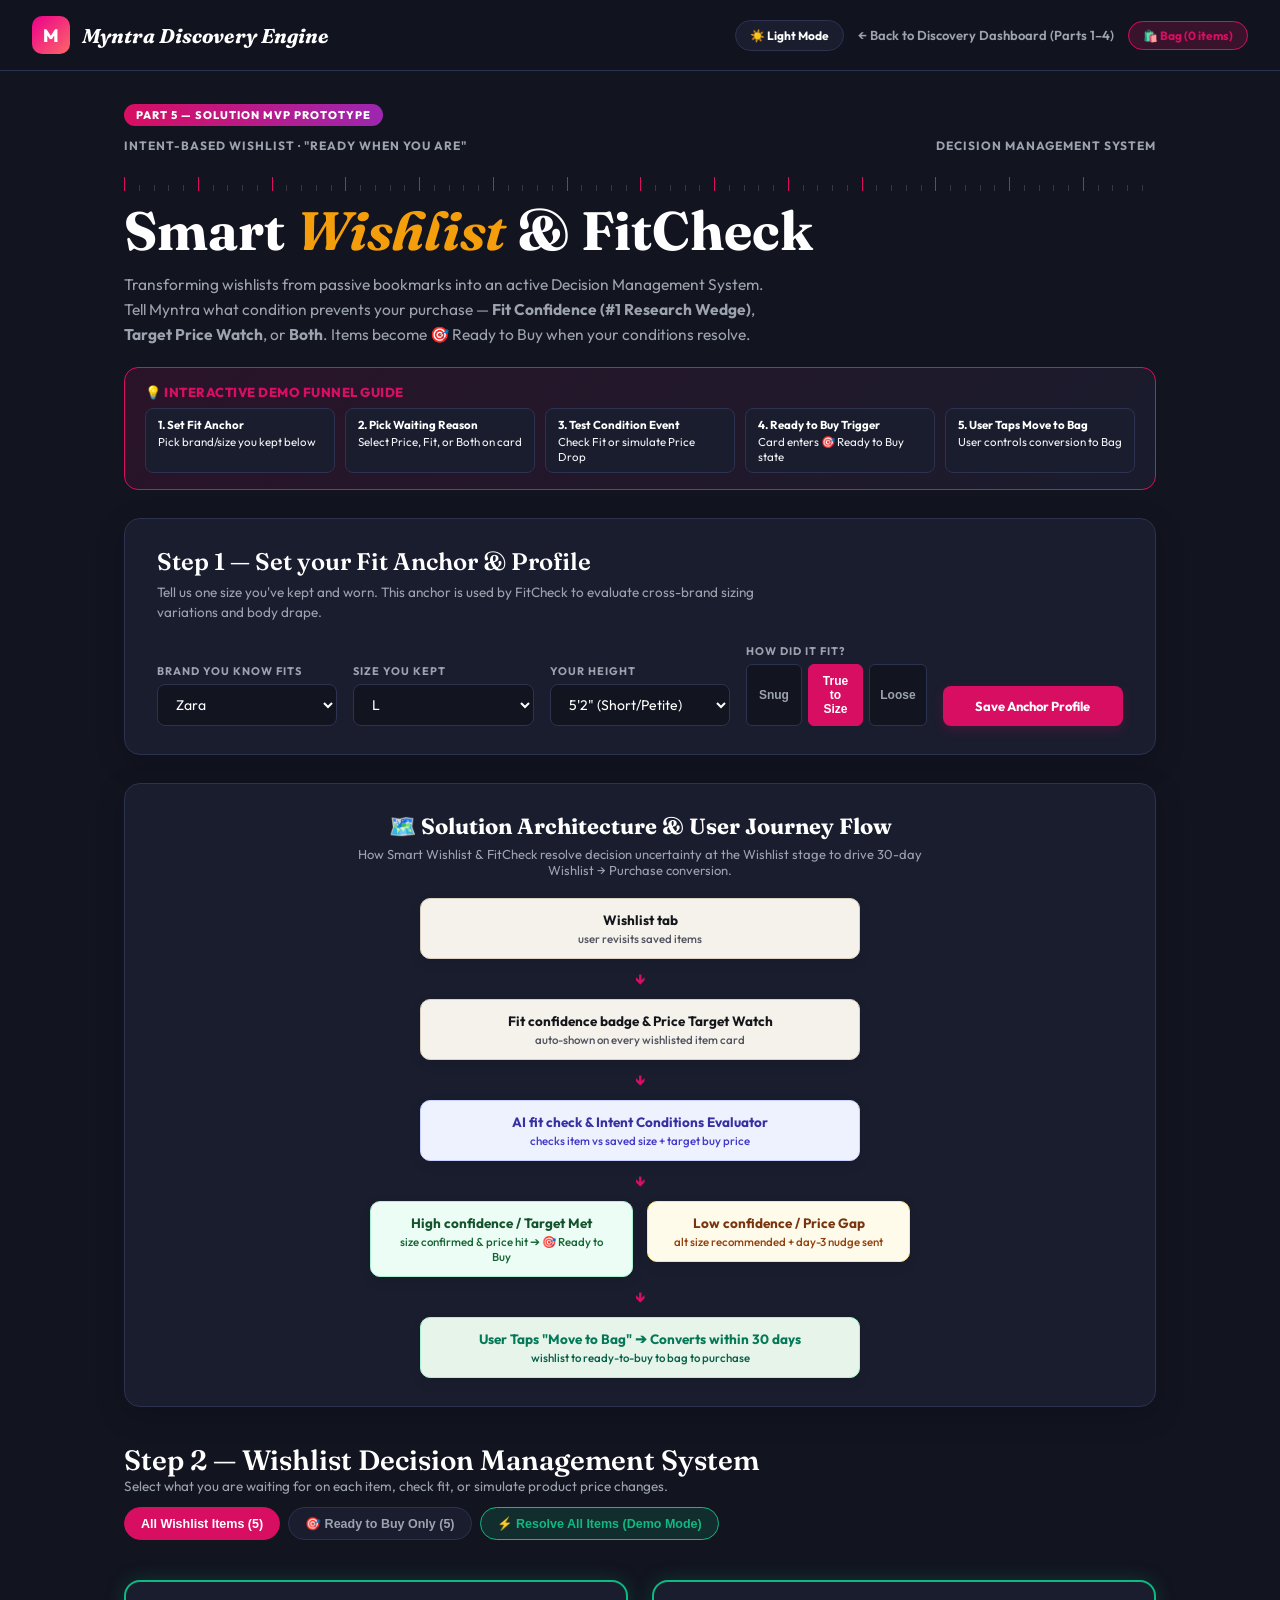
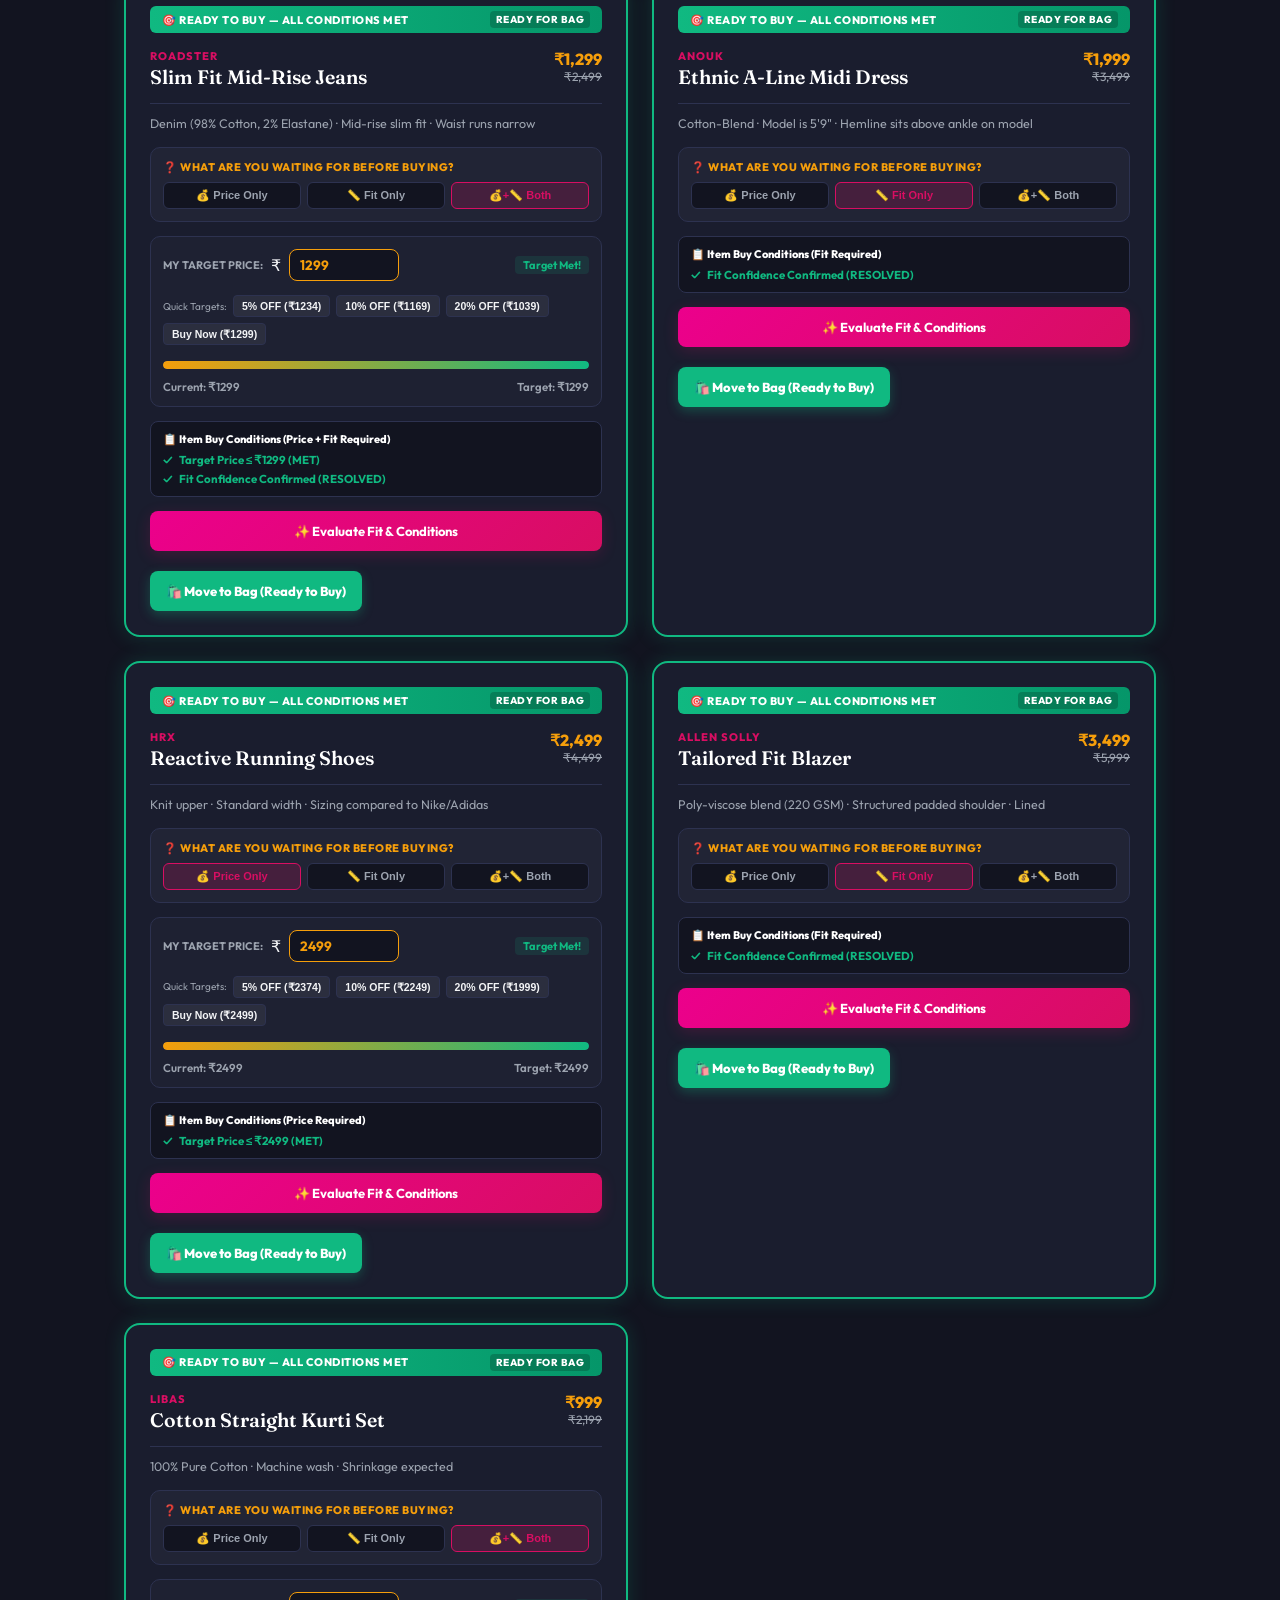
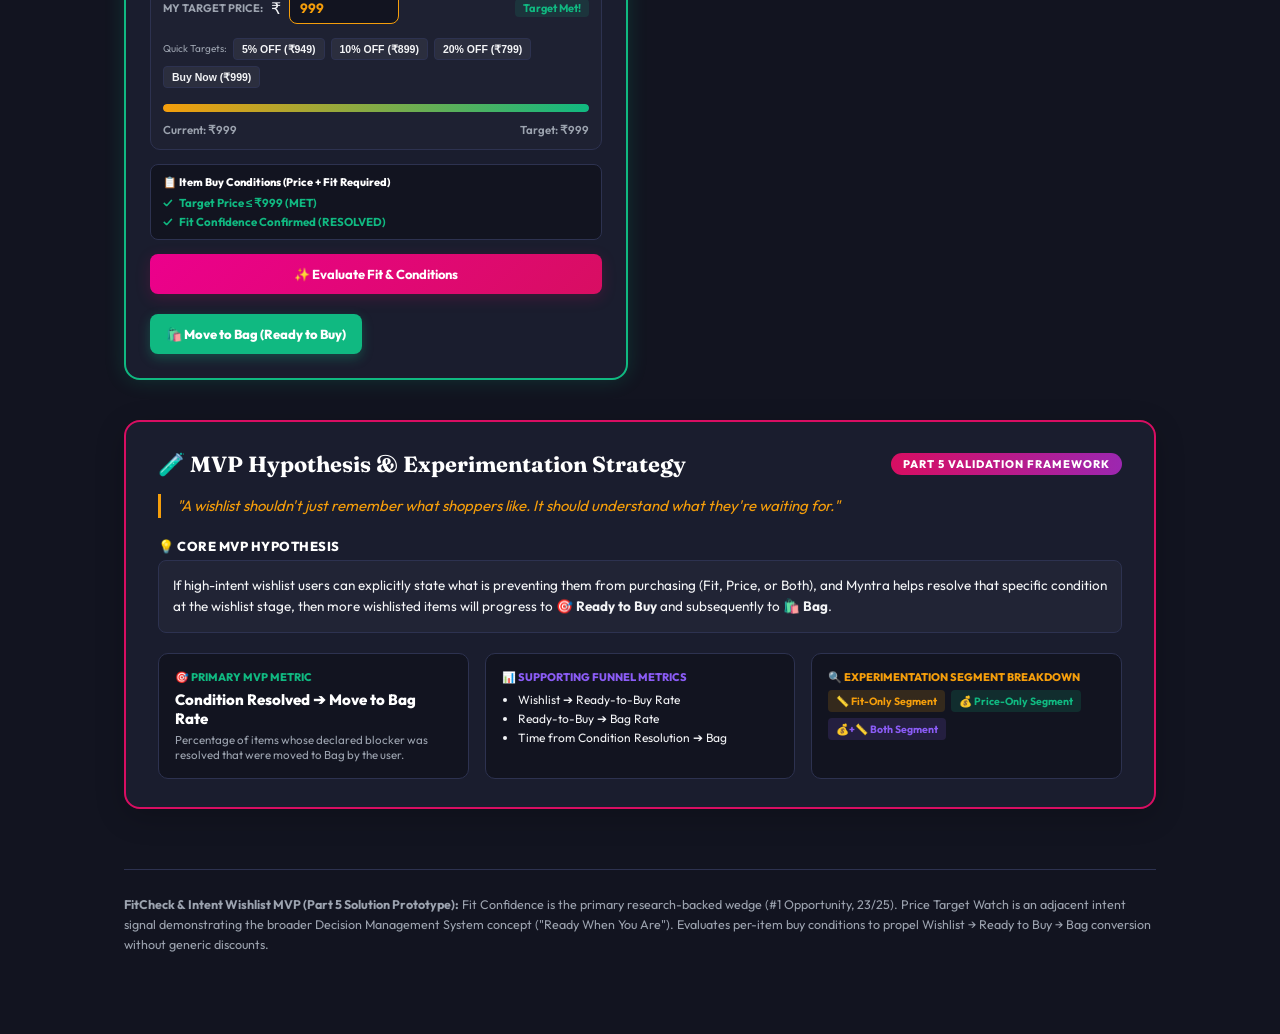
<file: fitcheck/index.html>
<!DOCTYPE html>
<html lang="en">
<head>
<meta charset="UTF-8">
<meta name="viewport" content="width=device-width, initial-scale=1.0">
<meta http-equiv="Cache-Control" content="no-cache, no-store, must-revalidate">
<meta http-equiv="Pragma" content="no-cache">
<meta http-equiv="Expires" content="0">
<title>Myntra Smart Wishlist — "Ready When You Are" (Part 5 MVP)</title>
<link rel="preconnect" href="https://fonts.googleapis.com">
<link href="https://fonts.googleapis.com/css2?family=Fraunces:ital,opsz,wght@0,9..144,400;0,9..144,600;0,9..144,700;1,9..144,500;1,9..144,600&family=Outfit:wght@300;400;500;600;700;800&family=Space+Grotesk:wght@400;500;600;700&display=swap" rel="stylesheet">
<style>
  :root {
    --ink: #121420;
    --ink-panel: #1A1D2E;
    --ink-soft: #9CA3AF;
    --paper: #EFE9DF;
    --paper-raised: #F8F4EC;
    --line: #2D3250;
    --line-light: #D8D0C0;
    --primary: #D80E62;
    --primary-glow: rgba(216, 14, 98, 0.2);
    --gold: #F59E0B;
    --sage: #10B981;
    --sage-bg: rgba(16, 185, 129, 0.15);
    --amber: #F59E0B;
    --amber-bg: rgba(245, 158, 11, 0.15);
    --risk: #EF4444;
    --risk-bg: rgba(239, 68, 68, 0.15);
    --text-main: #F3F4F6;
    --text-title: #FFFFFF;
    --purple: #8B5CF6;
  }

  body.light-theme {
    --ink: #F8FAFC;
    --ink-panel: #FFFFFF;
    --ink-soft: #475569;
    --paper: #F1F5F9;
    --paper-raised: #FFFFFF;
    --line: #E2E8F0;
    --line-light: #CBD5E1;
    --primary: #D80E62;
    --primary-glow: rgba(216, 14, 98, 0.12);
    --gold: #B45309;
    --sage: #059669;
    --sage-bg: rgba(16, 185, 129, 0.12);
    --amber: #D97706;
    --amber-bg: rgba(245, 158, 11, 0.12);
    --risk: #DC2626;
    --risk-bg: rgba(239, 68, 68, 0.12);
    --text-main: #334155;
    --text-title: #0F172A;
    --purple: #7C3AED;
  }

  body.light-theme .top-nav {
    background: rgba(255, 255, 255, 0.92);
    border-bottom: 1px solid #E2E8F0;
  }

  body.light-theme .panel,
  body.light-theme .flowchart-panel,
  body.light-theme .card,
  body.light-theme .demo-guide-box {
    box-shadow: 0 4px 20px rgba(0,0,0,0.05);
    border-color: #E2E8F0;
  }

  body.light-theme select, 
  body.light-theme input[type=number], 
  body.light-theme input[type=text] {
    background: #FFFFFF;
    color: #0F172A;
    border-color: #CBD5E1;
  }

  body.light-theme .toggle-btn,
  body.light-theme .waiting-opt-btn {
    background: #F1F5F9;
    color: #475569;
    border-color: #E2E8F0;
  }

  body.light-theme .toggle-btn.active,
  body.light-theme .waiting-opt-btn.active {
    background: var(--primary);
    color: white;
    border-color: var(--primary);
  }

  body.light-theme .preset-btn {
    background: #F1F5F9;
    color: #334155;
    border-color: #CBD5E1;
  }

  body.light-theme .conditions-checklist,
  body.light-theme .waiting-reason-box,
  body.light-theme .price-watch-box,
  body.light-theme .demo-step-pill {
    background: #F8FAFC;
    border-color: #E2E8F0;
  }

  * { box-sizing: border-box; margin: 0; padding: 0; transition: background-color 0.25s ease, border-color 0.25s ease, color 0.25s ease; }
  body {
    background: var(--ink);
    color: var(--text-main);
    font-family: 'Outfit', sans-serif;
    min-height: 100vh;
    padding-bottom: 80px;
  }

  .top-nav {
    display: flex;
    justify-content: space-between;
    align-items: center;
    padding: 16px 32px;
    border-bottom: 1px solid var(--line);
    background: rgba(18, 20, 32, 0.85);
    backdrop-filter: blur(12px);
    position: sticky;
    top: 0;
    z-index: 100;
  }

  .nav-brand {
    display: flex;
    align-items: center;
    gap: 12px;
    text-decoration: none;
    color: var(--text-title);
  }

  .nav-logo {
    background: linear-gradient(135deg, #EC008C, #FC6767);
    width: 38px;
    height: 38px;
    border-radius: 10px;
    display: flex;
    align-items: center;
    justify-content: center;
    font-weight: 800;
    font-size: 18px;
    color: white;
  }

  .nav-title {
    font-family: 'Fraunces', serif;
    font-size: 20px;
    font-weight: 700;
    font-style: italic;
  }

  .nav-actions {
    display: flex;
    align-items: center;
    gap: 14px;
  }

  .theme-btn {
    background: var(--ink-panel);
    border: 1px solid var(--line);
    color: var(--text-title);
    padding: 7px 14px;
    border-radius: 20px;
    font-family: inherit;
    font-size: 12px;
    font-weight: 700;
    cursor: pointer;
    display: flex;
    align-items: center;
    gap: 6px;
    transition: all 0.2s;
  }
  .theme-btn:hover {
    border-color: var(--primary);
    color: var(--primary);
  }

  .bag-badge {
    background-color: var(--primary-glow);
    color: var(--primary);
    border: 1px solid var(--primary);
    padding: 6px 14px;
    border-radius: 20px;
    font-size: 12px;
    font-weight: 700;
    display: flex;
    align-items: center;
    gap: 6px;
  }

  .back-link {
    color: var(--ink-soft);
    text-decoration: none;
    font-size: 13px;
    font-weight: 600;
  }
  .back-link:hover { color: var(--primary); }

  .wrap { max-width: 1080px; margin: 0 auto; padding: 0 24px; }

  /* Ruler motif */
  .ruler {
    display: flex; align-items: flex-end; gap: 0; height: 14px; margin: 24px 0 10px; overflow: hidden;
  }
  .ruler span { flex: 1; border-left: 1px solid rgba(255,255,255,0.15); height: 6px; }
  .ruler span:nth-child(5n+1) { height: 14px; border-left: 1px solid var(--primary); }

  header { padding: 32px 0 20px; }
  .eyebrow-row { display: flex; justify-content: space-between; align-items: center; font-size: 12px; color: var(--ink-soft); text-transform: uppercase; letter-spacing: 1px; font-weight: 700; margin-bottom: 12px; }
  .wordmark { font-family: 'Fraunces', serif; font-weight: 700; font-size: clamp(36px, 5vw, 54px); color: var(--text-title); line-height: 1.1; margin-bottom: 12px; }
  .wordmark em { color: var(--gold); font-style: italic; }
  .subhead { max-width: 650px; font-size: 15.5px; line-height: 1.6; color: var(--ink-soft); }
  
  .part5-tag {
    display: inline-block;
    background: linear-gradient(90deg, #D80E62, #9C27B0);
    color: white;
    font-size: 11px;
    font-weight: 800;
    text-transform: uppercase;
    letter-spacing: 1px;
    padding: 4px 12px;
    border-radius: 20px;
    margin-bottom: 12px;
  }

  /* Interactive Demo Guide Banner */
  .demo-guide-box {
    background: linear-gradient(135deg, rgba(216, 14, 98, 0.12), rgba(26, 29, 46, 0.9));
    border: 1.5px solid var(--primary);
    border-radius: 14px;
    padding: 16px 20px;
    margin-bottom: 24px;
  }
  .demo-guide-title { font-size: 13px; font-weight: 800; color: var(--primary); text-transform: uppercase; letter-spacing: 0.5px; margin-bottom: 8px; }
  .demo-steps-grid { display: flex; gap: 10px; flex-wrap: wrap; justify-content: space-between; }
  .demo-step-pill {
    flex: 1; min-width: 140px; background: var(--ink-panel); border: 1px solid var(--line);
    padding: 8px 12px; border-radius: 8px; font-size: 11.5px; color: var(--text-main);
  }
  .demo-step-pill strong { color: var(--text-title); display: block; margin-bottom: 2px; }

  /* Fit Anchor & Intent Panel */
  .panel {
    background: var(--ink-panel);
    border: 1px solid var(--line);
    border-radius: 16px;
    padding: 28px 32px;
    margin: 28px 0;
    box-shadow: 0 8px 30px rgba(0,0,0,0.2);
  }
  .panel-title { font-family: 'Fraunces', serif; font-size: 24px; font-weight: 600; color: var(--text-title); margin-bottom: 6px; }
  .panel-desc { font-size: 13.5px; color: var(--ink-soft); margin-bottom: 22px; max-width: 640px; line-height: 1.5; }
  
  .anchor-grid { display: grid; grid-template-columns: repeat(auto-fit, minmax(180px, 1fr)); gap: 16px; align-items: end; }
  .field { display: flex; flex-direction: column; gap: 6px; }
  .field label { font-size: 11px; text-transform: uppercase; letter-spacing: 1px; color: var(--ink-soft); font-weight: 700; }
  select, input[type=number], input[type=text] {
    font-family: inherit; font-size: 14px; padding: 10px 14px;
    border: 1px solid var(--line); background: var(--ink); color: var(--text-title);
    border-radius: 8px; outline: none;
  }
  select:focus, input:focus { border-color: var(--primary); box-shadow: 0 0 8px var(--primary-glow); }
  
  .anchor-fit-toggle { display: flex; gap: 6px; }
  .toggle-btn {
    flex: 1; padding: 9px 10px; border: 1px solid var(--line); background: var(--ink);
    font-size: 12px; font-weight: 600; cursor: pointer; color: var(--ink-soft); border-radius: 6px; text-align: center;
  }
  .toggle-btn.active { background: var(--primary); border-color: var(--primary); color: white; }

  .save-btn {
    padding: 12px 24px; background: var(--primary); color: white; border: none;
    font-family: inherit; font-size: 13px; font-weight: 700; cursor: pointer; border-radius: 8px;
    box-shadow: 0 4px 12px var(--primary-glow); transition: transform 0.2s;
  }
  .save-btn:hover { transform: translateY(-2px); }

  .anchor-status {
    margin-top: 18px; padding: 10px 16px; background: rgba(16, 185, 129, 0.1); border: 1px solid rgba(16, 185, 129, 0.3);
    border-radius: 8px; font-size: 12.5px; color: var(--sage); display: none;
  }
  .anchor-status.show { display: block; }

  /* Flowchart Section Styles */
  .flowchart-panel {
    background: var(--ink-panel);
    border: 1px solid var(--line);
    border-radius: 16px;
    padding: 28px 32px;
    margin: 28px 0;
    box-shadow: 0 8px 30px rgba(0,0,0,0.2);
    text-align: center;
  }
  
  .flow-container {
    display: flex;
    flex-direction: column;
    align-items: center;
    gap: 10px;
    margin-top: 20px;
    max-width: 640px;
    margin-left: auto;
    margin-right: auto;
  }

  .flow-node {
    width: 100%;
    max-width: 440px;
    padding: 12px 20px;
    border-radius: 10px;
    text-align: center;
    box-shadow: 0 4px 12px rgba(0,0,0,0.1);
    display: flex;
    flex-direction: column;
    gap: 2px;
  }
  .flow-node strong { font-size: 13.5px; font-weight: 700; }
  .flow-node span { font-size: 11.5px; font-weight: 500; }

  .node-beige { background: #F5F2EB; border: 1px solid #D8D0C0; color: #15161C; }
  .node-beige span { color: #525360; }

  .node-purple { background: #EEF2FF; border: 1px solid #C7D2FE; color: #3730A3; }
  .node-purple span { color: #4338CA; }

  .node-green { background: #ECFDF5; border: 1px solid #A7F3D0; color: #14532D; }
  .node-green span { color: #166534; }

  .node-amber { background: #FFFBEB; border: 1px solid #FDE68A; color: #78350F; }
  .node-amber span { color: #92400E; }

  .node-mint { background: #E6F4EA; border: 1px solid #A7F3D0; color: #047857; }
  .node-mint span { color: #065F46; }

  .flow-arrow-down { font-size: 16px; color: var(--primary); font-weight: 800; }

  .flow-branches {
    display: flex;
    gap: 14px;
    width: 100%;
    max-width: 540px;
    justify-content: center;
  }
  .flow-branch-item { flex: 1; }

  /* Item Section */
  .section-head { margin: 36px 0 20px; display: flex; justify-content: space-between; align-items: flex-end; flex-wrap: wrap; gap: 12px; }
  .section-head h2 { font-family: 'Fraunces', serif; font-weight: 600; font-size: 28px; color: var(--text-title); }
  .section-head p { font-size: 13.5px; color: var(--ink-soft); }

  .filter-tabs { display: flex; gap: 8px; margin-bottom: 20px; flex-wrap: wrap; }
  .filter-tab-btn {
    padding: 8px 16px; border: 1px solid var(--line); background: var(--ink-panel);
    color: var(--ink-soft); border-radius: 20px; font-size: 12.5px; font-weight: 700; cursor: pointer;
  }
  .filter-tab-btn.active { background: var(--primary); border-color: var(--primary); color: white; }

  .grid { display: grid; grid-template-columns: repeat(auto-fit, minmax(330px, 1fr)); gap: 24px; }

  .card {
    background: var(--ink-panel); border: 1px solid var(--line); border-radius: 16px;
    padding: 24px; display: flex; flex-direction: column; gap: 14px; position: relative;
    overflow: hidden;
  }
  .card.ready-to-buy {
    border: 2px solid var(--sage);
    box-shadow: 0 0 20px rgba(16, 185, 129, 0.2);
  }

  .ready-banner {
    background: linear-gradient(90deg, #10B981, #059669);
    color: white; font-size: 11px; font-weight: 800; text-transform: uppercase;
    letter-spacing: 0.5px; padding: 5px 12px; border-radius: 6px; display: flex;
    align-items: center; justify-content: space-between; margin-bottom: 2px;
  }

  .card-top { display: flex; justify-content: space-between; align-items: flex-start; gap: 10px; }
  .card-brand { font-size: 11px; text-transform: uppercase; letter-spacing: 1px; color: var(--primary); font-weight: 800; }
  .card-name { font-family: 'Fraunces', serif; font-size: 19.5px; font-weight: 600; color: var(--text-title); margin-top: 2px; }
  .card-price-box { text-align: right; }
  .card-price { font-size: 16px; font-weight: 800; color: var(--gold); }
  .original-price { font-size: 12px; color: var(--ink-soft); text-decoration: line-through; }

  .card-meta { font-size: 12.5px; color: var(--ink-soft); line-height: 1.5; border-top: 1px solid var(--line); padding-top: 10px; }

  /* "What Are You Waiting For?" Selector Box */
  .waiting-reason-box {
    background: rgba(255,255,255,0.03); border: 1px solid var(--line); border-radius: 10px;
    padding: 12px; display: flex; flex-direction: column; gap: 8px;
  }
  .waiting-reason-title { font-size: 11px; font-weight: 800; text-transform: uppercase; letter-spacing: 0.5px; color: var(--gold); }
  .waiting-options { display: flex; gap: 6px; }
  .waiting-opt-btn {
    flex: 1; padding: 6px 8px; border: 1px solid var(--line); background: var(--ink);
    color: var(--ink-soft); font-size: 11px; font-weight: 700; border-radius: 6px; cursor: pointer; text-align: center;
  }
  .waiting-opt-btn.active { background: var(--primary-glow); border-color: var(--primary); color: var(--primary); }

  /* Target Price Widget */
  .price-watch-box {
    background: rgba(255,255,255,0.02); border: 1px solid var(--line); border-radius: 10px;
    padding: 12px; display: flex; flex-direction: column; gap: 10px;
  }
  .target-price-input-group { display: flex; align-items: center; gap: 8px; flex-wrap: wrap; }
  .target-price-input-group label { font-size: 11px; color: var(--ink-soft); text-transform: uppercase; font-weight: 700; }
  .target-price-input-group input[type=number] { width: 110px; padding: 6px 10px; font-size: 13.5px; font-weight: 700; color: var(--gold); border: 1px solid var(--gold); background: var(--ink); }
  
  .preset-btn-group { display: flex; gap: 6px; flex-wrap: wrap; margin-top: 4px; }
  .preset-btn {
    background: rgba(255,255,255,0.06); border: 1px solid var(--line); color: var(--text-main);
    padding: 4px 8px; border-radius: 4px; font-size: 10.5px; font-weight: 700; cursor: pointer;
  }
  .preset-btn:hover { background: var(--primary); border-color: var(--primary); color: white; }

  .savings-tag {
    font-size: 11px; font-weight: 700; color: var(--sage); background: rgba(16, 185, 129, 0.12);
    padding: 2px 8px; border-radius: 4px; margin-left: auto;
  }

  .price-distance-bar-track { height: 8px; background: var(--line); border-radius: 4px; overflow: hidden; }
  .price-distance-bar-fill { height: 100%; background: linear-gradient(90deg, #F59E0B, #10B981); border-radius: 4px; transition: width 0.4s ease; }
  .distance-status-text { font-size: 11.5px; font-weight: 600; color: var(--ink-soft); display: flex; justify-content: space-between; }

  .sim-drop-btn {
    background: rgba(245, 158, 11, 0.15); border: 1px dashed var(--gold); color: var(--gold);
    padding: 6px 10px; border-radius: 6px; font-size: 11px; font-weight: 700; cursor: pointer; text-align: center;
  }
  .sim-drop-btn:hover { background: var(--gold); color: var(--ink); }

  /* Buy Conditions Checklist */
  .conditions-checklist {
    background: var(--ink); border: 1px solid var(--line); border-radius: 8px; padding: 10px 12px;
    font-size: 11.5px; display: flex; flex-direction: column; gap: 4px;
  }
  .condition-item { display: flex; align-items: center; gap: 6px; color: var(--ink-soft); }
  .condition-item.met { color: var(--sage); font-weight: 700; }
  .condition-item.unmet { color: var(--amber); }

  .check-btn {
    padding: 12px 18px; background: linear-gradient(135deg, #EC008C, #D80E62); color: white;
    border: none; font-family: inherit; font-size: 13px; font-weight: 700; cursor: pointer;
    border-radius: 8px; display: flex; align-items: center; justify-content: center; gap: 8px;
    box-shadow: 0 4px 15px var(--primary-glow); transition: all 0.2s;
  }
  .check-btn:hover { transform: translateY(-2px); filter: brightness(1.1); }
  .check-btn:disabled { background: var(--line); cursor: not-allowed; transform: none; box-shadow: none; }
  
  .spinner {
    width: 14px; height: 14px; border: 2px solid rgba(255,255,255,0.3); border-top-color: white;
    border-radius: 50%; animation: spin 0.7s linear infinite; display: none;
  }
  .check-btn.loading .spinner { display: inline-block; }
  @keyframes spin { to { transform: rotate(360deg); } }

  /* Result Output Card with Explanation Layer */
  .result {
    display: none; margin-top: 8px; border-top: 1px dashed var(--line); padding-top: 16px;
  }
  .result.show { display: block; animation: fadeIn 0.4s ease; }
  @keyframes fadeIn { from { opacity: 0; transform: translateY(8px); } to { opacity: 1; transform: translateY(0); } }

  .result-header { display: flex; align-items: center; gap: 16px; margin-bottom: 12px; }
  
  /* SVG Circular Gauge */
  .gauge { position: relative; width: 60px; height: 60px; flex-shrink: 0; }
  .gauge svg { transform: rotate(-90deg); }
  .gauge-track { fill: none; stroke: var(--line); stroke-width: 6; }
  .gauge-fill { fill: none; stroke-width: 6; stroke-linecap: round; transition: stroke-dashoffset 1s cubic-bezier(0.4, 0, 0.2, 1); }
  .gauge-num {
    position: absolute; inset: 0; display: flex; align-items: center; justify-content: center;
    font-weight: 800; font-size: 14px; color: var(--text-title);
  }

  .verdict-block { flex: 1; }
  .verdict { font-family: 'Fraunces', serif; font-size: 17px; font-weight: 700; margin-bottom: 2px; }
  .rec-size { font-size: 12.5px; color: var(--ink-soft); }
  .rec-size b { color: var(--text-title); font-weight: 800; }

  .explanation-section-title { font-size: 11px; font-weight: 800; text-transform: uppercase; color: var(--primary); margin-top: 8px; margin-bottom: 4px; }
  .reasons { list-style: none; margin: 0 0 10px; display: flex; flex-direction: column; gap: 6px; }
  .reasons li { font-size: 12px; line-height: 1.5; padding-left: 14px; position: relative; color: var(--text-main); }
  .reasons li::before { content: '•'; position: absolute; left: 2px; color: var(--primary); font-size: 14px; }

  .watchout {
    font-size: 11.5px; padding: 8px 12px; border-radius: 6px; line-height: 1.5;
    background: var(--amber-bg); color: var(--amber); border: 1px solid rgba(245, 158, 11, 0.3);
  }
  .watchout b { color: #F59E0B; font-weight: 800; }

  .action-row { display: flex; gap: 10px; margin-top: 12px; }
  .move-bag-btn {
    flex: 1; padding: 12px 16px; background: var(--sage); color: white; border: none;
    font-family: inherit; font-size: 13px; font-weight: 800; border-radius: 8px; cursor: pointer;
    display: flex; align-items: center; justify-content: center; gap: 8px; transition: all 0.2s;
    box-shadow: 0 4px 12px rgba(16, 185, 129, 0.3);
  }
  .move-bag-btn:hover { background: #059669; transform: translateY(-2px); }

  /* Verdict Color Variations */
  .v-great .gauge-fill { stroke: var(--sage); }
  .v-great .verdict { color: var(--sage); }
  .v-likely .gauge-fill { stroke: var(--amber); }
  .v-likely .verdict { color: var(--amber); }
  .v-risk .gauge-fill { stroke: var(--risk); }
  .v-risk .verdict { color: var(--risk); }

  footer { margin-top: 60px; padding-top: 24px; border-top: 1px solid var(--line); font-size: 12.5px; color: var(--ink-soft); line-height: 1.6; }
</style>
</head>
<body>

  <div class="top-nav">
    <a href="index.html" class="nav-brand">
      <div class="nav-logo">M</div>
      <div class="nav-title">Myntra Discovery Engine</div>
    </a>
    <div class="nav-actions">
      <button class="theme-btn" id="themeToggle" onclick="toggleTheme()">☀️ Light Mode</button>
      <a href="index.html" class="back-link">← Back to Discovery Dashboard (Parts 1–4)</a>
      <div class="bag-badge" id="bagCounter">🛍️ Bag (0 items)</div>
    </div>
  </div>

  <div class="wrap">
    
    <header>
      <div class="part5-tag">Part 5 — Solution MVP Prototype</div>
      <div class="eyebrow-row">
        <span>Intent-Based Wishlist · "Ready When You Are"</span>
        <span>Decision Management System</span>
      </div>
      <div class="ruler" id="ruler"></div>
      <h1 class="wordmark">Smart <em>Wishlist</em> &amp; FitCheck</h1>
      <p class="subhead">Transforming wishlists from passive bookmarks into an active Decision Management System. Tell Myntra what condition prevents your purchase — <strong>Fit Confidence (#1 Research Wedge)</strong>, <strong>Target Price Watch</strong>, or <strong>Both</strong>. Items become 🎯 Ready to Buy when your conditions resolve.</p>
    </header>

    <!-- DEMO JOURNEY GUIDE BANNER -->
    <div class="demo-guide-box">
      <div class="demo-guide-title">💡 Interactive Demo Funnel Guide</div>
      <div class="demo-steps-grid">
        <div class="demo-step-pill">
          <strong>1. Set Fit Anchor</strong>
          Pick brand/size you kept below
        </div>
        <div class="demo-step-pill">
          <strong>2. Pick Waiting Reason</strong>
          Select Price, Fit, or Both on card
        </div>
        <div class="demo-step-pill">
          <strong>3. Test Condition Event</strong>
          Check Fit or simulate Price Drop
        </div>
        <div class="demo-step-pill">
          <strong>4. Ready to Buy Trigger</strong>
          Card enters 🎯 Ready to Buy state
        </div>
        <div class="demo-step-pill">
          <strong>5. User Taps Move to Bag</strong>
          User controls conversion to Bag
        </div>
      </div>
    </div>

    <!-- STEP 1: FIT ANCHOR & PROFILE -->
    <section class="panel">
      <p class="panel-title">Step 1 — Set your Fit Anchor & Profile</p>
      <p class="panel-desc">Tell us one size you've kept and worn. This anchor is used by FitCheck to evaluate cross-brand sizing variations and body drape.</p>
      
      <div class="anchor-grid">
        <div class="field">
          <label for="anchorBrand">Brand you know fits</label>
          <select id="anchorBrand">
            <option value="Zara">Zara</option>
            <option value="H&M">H&M</option>
            <option value="Roadster">Roadster</option>
            <option value="Levi's">Levi's</option>
            <option value="Marks & Spencer">Marks & Spencer</option>
            <option value="Uniqlo">Uniqlo</option>
            <option value="Allen Solly">Allen Solly</option>
          </select>
        </div>

        <div class="field">
          <label for="anchorSize">Size you kept</label>
          <select id="anchorSize">
            <option value="XS">XS</option>
            <option value="S">S</option>
            <option value="M">M</option>
            <option value="L" selected>L</option>
            <option value="XL">XL</option>
            <option value="30">30 Waist</option>
            <option value="32">32 Waist</option>
            <option value="34">34 Waist</option>
            <option value="UK 7">UK 7 (Shoes)</option>
            <option value="UK 8">UK 8 (Shoes)</option>
          </select>
        </div>

        <div class="field">
          <label for="userHeight">Your Height</label>
          <select id="userHeight">
            <option value="5'0">5'0" (Petite)</option>
            <option value="5'2" selected>5'2" (Short/Petite)</option>
            <option value="5'5">5'5" (Average)</option>
            <option value="5'8">5'8" (Tall)</option>
            <option value="6'0">6'0" (Very Tall)</option>
          </select>
        </div>

        <div class="field">
          <label>How did it fit?</label>
          <div class="anchor-fit-toggle" id="fitToggle">
            <button type="button" class="toggle-btn" data-val="snug">Snug</button>
            <button type="button" class="toggle-btn active" data-val="true">True to Size</button>
            <button type="button" class="toggle-btn" data-val="loose">Loose</button>
          </div>
        </div>

        <button class="save-btn" id="saveAnchor">Save Anchor Profile</button>
      </div>

      <div class="anchor-status" id="anchorStatus">
        Anchor profile saved! FitCheck will reason against your anchor for all items below.
      </div>
    </section>

    <!-- PRODUCT ARCHITECTURE & USER JOURNEY FLOWCHART -->
    <section class="flowchart-panel">
      <h3 style="font-family: 'Fraunces', serif; font-size: 22px; color: var(--text-title); margin-bottom: 6px;">
        🗺️ Solution Architecture & User Journey Flow
      </h3>
      <p style="font-size: 13px; color: var(--ink-soft); max-width: 580px; margin: 0 auto 16px;">
        How Smart Wishlist & FitCheck resolve decision uncertainty at the Wishlist stage to drive 30-day Wishlist → Purchase conversion.
      </p>

      <div class="flow-container">
        <!-- Step 1 -->
        <div class="flow-node node-beige">
          <strong>Wishlist tab</strong>
          <span>user revisits saved items</span>
        </div>
        <div class="flow-arrow-down">↓</div>

        <!-- Step 2 -->
        <div class="flow-node node-beige">
          <strong>Fit confidence badge & Price Target Watch</strong>
          <span>auto-shown on every wishlisted item card</span>
        </div>
        <div class="flow-arrow-down">↓</div>

        <!-- Step 3 -->
        <div class="flow-node node-purple">
          <strong>AI fit check & Intent Conditions Evaluator</strong>
          <span>checks item vs saved size + target buy price</span>
        </div>
        <div class="flow-arrow-down">↓</div>

        <!-- Split Branch -->
        <div class="flow-branches">
          <div class="flow-branch-item">
            <div class="flow-node node-green">
              <strong>High confidence / Target Met</strong>
              <span>size confirmed & price hit ➔ 🎯 Ready to Buy</span>
            </div>
          </div>
          <div class="flow-branch-item">
            <div class="flow-node node-amber">
              <strong>Low confidence / Price Gap</strong>
              <span>alt size recommended + day-3 nudge sent</span>
            </div>
          </div>
        </div>
        <div class="flow-arrow-down">↓</div>

        <!-- Final Converging Node -->
        <div class="flow-node node-mint">
          <strong>User Taps "Move to Bag" ➔ Converts within 30 days</strong>
          <span>wishlist to ready-to-buy to bag to purchase</span>
        </div>
      </div>
    </section>

    <!-- STEP 2: WISHLIST ITEM SHOWCASE -->
    <div class="section-head">
      <div>
        <h2>Step 2 — Wishlist Decision Management System</h2>
        <p>Select what you are waiting for on each item, check fit, or simulate product price changes.</p>
      </div>
      
      <div class="filter-tabs">
        <button class="filter-tab-btn active" id="tabAll" onclick="filterItems('all')">All Wishlist Items (5)</button>
        <button class="filter-tab-btn" id="tabReady" onclick="filterItems('ready')">🎯 Ready to Buy Only (<span id="readyCount">0</span>)</button>
        <button class="filter-tab-btn" style="background: rgba(16, 185, 129, 0.15); border-color: var(--sage); color: var(--sage);" onclick="resolveAllDemoItems()">⚡ Resolve All Items (Demo Mode)</button>
      </div>
    </div>

    <div class="grid" id="itemGrid"></div>

    <!-- MVP HYPOTHESIS & EXPERIMENTATION METRICS BOX -->
    <section class="panel" style="border: 2px solid var(--primary); background: var(--ink-panel); margin-top: 40px;">
      <div style="display: flex; justify-content: space-between; align-items: center; flex-wrap: wrap; gap: 12px; margin-bottom: 16px;">
        <h3 style="font-family: 'Fraunces', serif; font-size: 22px; color: var(--text-title);">🧪 MVP Hypothesis &amp; Experimentation Strategy</h3>
        <span class="part5-tag" style="margin: 0;">Part 5 Validation Framework</span>
      </div>

      <blockquote style="font-size: 15px; font-style: italic; color: var(--gold); border-left: 3px solid var(--gold); padding-left: 16px; margin-bottom: 20px; line-height: 1.6;">
        "A wishlist shouldn't just remember what shoppers like. It should understand what they're waiting for."
      </blockquote>

      <div style="margin-bottom: 20px;">
        <h4 style="font-size: 13px; font-weight: 800; color: var(--text-title); text-transform: uppercase; letter-spacing: 0.5px; margin-bottom: 6px;">💡 Core MVP Hypothesis</h4>
        <p style="font-size: 13.5px; color: var(--text-main); line-height: 1.6; background: rgba(255,255,255,0.03); border: 1px solid var(--line); padding: 14px; border-radius: 8px;">
          If high-intent wishlist users can explicitly state what is preventing them from purchasing (Fit, Price, or Both), and Myntra helps resolve that specific condition at the wishlist stage, then more wishlisted items will progress to <strong>🎯 Ready to Buy</strong> and subsequently to <strong>🛍️ Bag</strong>.
        </p>
      </div>

      <div style="display: grid; grid-template-columns: repeat(auto-fit, minmax(280px, 1fr)); gap: 16px;">
        <div style="background: var(--ink); border: 1px solid var(--line); padding: 16px; border-radius: 10px;">
          <h5 style="font-size: 11px; font-weight: 800; text-transform: uppercase; color: var(--sage); margin-bottom: 6px;">🎯 Primary MVP Metric</h5>
          <div style="font-size: 15px; font-weight: 800; color: var(--text-title); margin-bottom: 4px;">Condition Resolved ➔ Move to Bag Rate</div>
          <p style="font-size: 11.5px; color: var(--ink-soft);">Percentage of items whose declared blocker was resolved that were moved to Bag by the user.</p>
        </div>

        <div style="background: var(--ink); border: 1px solid var(--line); padding: 16px; border-radius: 10px;">
          <h5 style="font-size: 11px; font-weight: 800; text-transform: uppercase; color: var(--purple); margin-bottom: 6px;">📊 Supporting Funnel Metrics</h5>
          <ul style="font-size: 12px; color: var(--text-main); margin: 0; padding-left: 16px; line-height: 1.6;">
            <li>Wishlist ➔ Ready-to-Buy Rate</li>
            <li>Ready-to-Buy ➔ Bag Rate</li>
            <li>Time from Condition Resolution ➔ Bag</li>
          </ul>
        </div>

        <div style="background: var(--ink); border: 1px solid var(--line); padding: 16px; border-radius: 10px;">
          <h5 style="font-size: 11px; font-weight: 800; text-transform: uppercase; color: var(--gold); margin-bottom: 6px;">🔍 Experimentation Segment Breakdown</h5>
          <div style="display: flex; gap: 6px; flex-wrap: wrap; margin-top: 6px;">
            <span style="background: rgba(245, 158, 11, 0.15); color: var(--gold); padding: 4px 8px; border-radius: 4px; font-size: 10.5px; font-weight: 700;">📏 Fit-Only Segment</span>
            <span style="background: rgba(16, 185, 129, 0.15); color: var(--sage); padding: 4px 8px; border-radius: 4px; font-size: 10.5px; font-weight: 700;">💰 Price-Only Segment</span>
            <span style="background: rgba(139, 92, 246, 0.15); color: var(--purple); padding: 4px 8px; border-radius: 4px; font-size: 10.5px; font-weight: 700;">💰+📏 Both Segment</span>
          </div>
        </div>
      </div>
    </section>

    <footer>
      <p><strong>FitCheck & Intent Wishlist MVP (Part 5 Solution Prototype):</strong> Fit Confidence is the primary research-backed wedge (#1 Opportunity, 23/25). Price Target Watch is an adjacent intent signal demonstrating the broader Decision Management System concept ("Ready When You Are"). Evaluates per-item buy conditions to propel Wishlist → Ready to Buy → Bag conversion without generic discounts.</p>
    </footer>

  </div>

<script>
const ITEMS = [
  {
    id: 'jeans',
    brand: 'Roadster',
    name: 'Slim Fit Mid-Rise Jeans',
    currentPriceNum: 1299,
    originalPriceNum: 2499,
    targetPriceNum: 1299,
    waitingReason: 'both',
    fitResolved: true,
    category: 'Jeans',
    meta: 'Denim (98% Cotton, 2% Elastane) · Mid-rise slim fit · Waist runs narrow',
    signals: 'Community fit notes (n=340 reviews): Waist consistently runs ~0.5 size smaller than Zara/H&M; length is true.',
    matrix: {
      "Zara_L": { verdict: "Likely Fit", recSize: "32 (Size Up)", conf: 82, reasons: ["Your anchor is Zara L (true to size). Roadster waist is cut 0.6 inch narrower than Zara L", "Elastane blend provides 3% flex after break-in"], watchOut: "If you prefer a relaxed waist fit, choose 32 instead of 30." },
      "default": { verdict: "Likely Fit", recSize: "Size Up 1", conf: 80, reasons: ["Roadster runs narrower at waistband than standard catalog chart"], watchOut: "Size up 1 waist size for comfortable movement." }
    }
  },
  {
    id: 'dress',
    brand: 'Anouk',
    name: 'Ethnic A-Line Midi Dress',
    currentPriceNum: 1999,
    originalPriceNum: 3499,
    targetPriceNum: 1999,
    waitingReason: 'fit',
    fitResolved: true,
    category: 'Dress',
    meta: 'Cotton-Blend · Model is 5\'9" · Hemline sits above ankle on model',
    signals: 'Community fit notes (n=210 reviews): On wearers under 5\'4", hemline falls at floor length; bust/shoulder fits true.',
    matrix: {
      "5'2": { verdict: "Fit Risk", recSize: "L (Needs Alteration)", conf: 64, reasons: ["Bust and waist fit true to size chart", "Height alert: Catalog model is 5'9\", but for your 5'2\" height, hemline falls at floor length"], watchOut: "Will require 2-inch hemline alteration or heels to avoid floor drag." },
      "default": { verdict: "Likely Fit", recSize: "L", conf: 78, reasons: ["True to size at bust and shoulders", "Crisp cotton-blend holds structural A-line shape"], watchOut: "Check hemline length against your height." }
    }
  },
  {
    id: 'shoes',
    brand: 'HRX',
    name: 'Reactive Running Shoes',
    currentPriceNum: 2499,
    originalPriceNum: 4499,
    targetPriceNum: 2499,
    waitingReason: 'price',
    fitResolved: true,
    category: 'Shoes',
    meta: 'Knit upper · Standard width · Sizing compared to Nike/Adidas',
    signals: 'Community fit notes (n=290 reviews): Length matches Nike, but toe box is narrower.',
    matrix: {
      "default": { verdict: "Great Fit", recSize: "UK 8", conf: 88, reasons: ["Footbed length aligns with standard athletic sizing", "Flexible knit upper accommodates medium foot widths"], watchOut: "If you have wide feet, order half a size larger." }
    }
  },
  {
    id: 'blazer',
    brand: 'Allen Solly',
    name: 'Tailored Fit Blazer',
    currentPriceNum: 3499,
    originalPriceNum: 5999,
    targetPriceNum: 3499,
    waitingReason: 'fit',
    fitResolved: true,
    category: 'Blazer',
    meta: 'Poly-viscose blend (220 GSM) · Structured padded shoulder · Lined',
    signals: 'Community fit notes (n=150 reviews): Structured shoulder; sleeve length runs ~1cm long.',
    matrix: {
      "default": { verdict: "Great Fit", recSize: "L (True to Size)", conf: 90, reasons: ["Structured 220 GSM fabric maintains sharp shoulder posture", "Chest and waist circumference align with formal suiting charts"], watchOut: "Sleeves run slightly long (~1cm); may need minor sleeve cuff tuck." }
    }
  },
  {
    id: 'kurti',
    brand: 'Libas',
    name: 'Cotton Straight Kurti Set',
    currentPriceNum: 999,
    originalPriceNum: 2199,
    targetPriceNum: 999,
    waitingReason: 'both',
    fitResolved: true,
    category: 'Kurti',
    meta: '100% Pure Cotton · Machine wash · Shrinkage expected',
    signals: 'Community fit notes (n=260 reviews): Shrinks ~4-6% in chest and length after first machine wash.',
    matrix: {
      "default": { verdict: "Fit Risk", recSize: "XL (Size Up for Shrinkage)", conf: 72, reasons: ["100% pure un-preshrunk cotton construction", "Shrinks 4% to 6% in chest after initial warm wash"], watchOut: "Order 1 size up (XL) so post-wash shrinkage yields your ideal L fit." }
    }
  }
];

// Theme Toggle Functionality
function toggleTheme() {
  const body = document.body;
  const btn = document.getElementById('themeToggle');
  if (body.classList.contains('light-theme')) {
    body.classList.remove('light-theme');
    if (btn) btn.innerHTML = '☀️ Light Mode';
    localStorage.setItem('theme', 'dark');
  } else {
    body.classList.add('light-theme');
    if (btn) btn.innerHTML = '🌙 Dark Mode';
    localStorage.setItem('theme', 'light');
  }
}

// Load saved theme on boot
if (localStorage.getItem('theme') === 'light') {
  document.body.classList.add('light-theme');
  const btn = document.getElementById('themeToggle');
  if (btn) btn.innerHTML = '🌙 Dark Mode';
}

// Draw ruler lines
document.getElementById('ruler').innerHTML = Array(70).fill('<span></span>').join('');

let anchor = { brand: 'Zara', size: 'L', height: "5'2", fit: 'true' };
let bagCount = 0;
let activeFilter = 'all';

document.getElementById('fitToggle').addEventListener('click', (e) => {
  const btn = e.target.closest('.toggle-btn');
  if(!btn) return;
  document.querySelectorAll('.toggle-btn').forEach(b => b.classList.remove('active'));
  btn.classList.add('active');
});

document.getElementById('saveAnchor').addEventListener('click', () => {
  anchor.brand = document.getElementById('anchorBrand').value;
  anchor.size = document.getElementById('anchorSize').value;
  anchor.height = document.getElementById('userHeight').value;
  anchor.fit = document.querySelector('.toggle-btn.active').dataset.val;

  const status = document.getElementById('anchorStatus');
  status.textContent = `Anchor profile saved: ${anchor.brand} ${anchor.size} (${anchor.fit === 'true' ? 'True to size' : anchor.fit}) · Height: ${anchor.height}. FitCheck active!`;
  status.classList.add('show');

  ITEMS.forEach(item => checkFit(item.id, true));
});

function setWaitingReason(id, reason) {
  const item = ITEMS.find(i => i.id === id);
  if (!item) return;
  item.waitingReason = reason;
  renderGrid();
}

function renderGrid() {
  const grid = document.getElementById('itemGrid');
  let readyCount = 0;

  grid.innerHTML = ITEMS.map(item => {
    const isPriceMet = item.currentPriceNum <= item.targetPriceNum;
    const isFitMet = item.fitResolved;
    const priceDiff = item.currentPriceNum - item.targetPriceNum;

    // Evaluate Ready-to-Buy status strictly based on item's chosen waitingReason
    let isReady = false;
    if (item.waitingReason === 'price') {
      isReady = isPriceMet;
    } else if (item.waitingReason === 'fit') {
      isReady = isFitMet;
    } else if (item.waitingReason === 'both') {
      isReady = isPriceMet && isFitMet;
    }

    if (isReady) readyCount++;

    if (activeFilter === 'ready' && !isReady) {
      return '';
    }

    const pctProgress = Math.min(100, Math.max(10, Math.round((item.targetPriceNum / item.currentPriceNum) * 100)));

    return `
      <div class="card ${isReady ? 'ready-to-buy' : ''}" id="card-${item.id}">
        ${isReady ? `
          <div class="ready-banner">
            <span>🎯 READY TO BUY — ALL CONDITIONS MET</span>
            <span style="font-size:10px; background:rgba(0,0,0,0.2); padding:2px 6px; border-radius:4px;">Ready for Bag</span>
          </div>
        ` : `
          <div style="background: rgba(245, 158, 11, 0.1); border: 1px solid rgba(245, 158, 11, 0.3); color: var(--gold); font-size: 11px; font-weight: 700; padding: 5px 10px; border-radius: 6px; display: flex; justify-content: space-between; align-items: center;">
            <span>⏳ Conditions Pending (${item.waitingReason === 'both' ? 'Price + Fit' : (item.waitingReason === 'price' ? 'Price Target' : 'Fit Check')})</span>
            <button onclick="resolveSingleItem('${item.id}')" style="background: var(--gold); color: var(--ink); border: none; padding: 2px 6px; border-radius: 4px; font-size: 10px; font-weight: 800; cursor: pointer;">⚡ Quick Resolve</button>
          </div>
        `}
        
        <div class="card-top">
          <div>
            <div class="card-brand">${item.brand}</div>
            <div class="card-name">${item.name}</div>
          </div>
          <div class="card-price-box">
            <div class="card-price">₹${item.currentPriceNum.toLocaleString()}</div>
            <div class="original-price">₹${item.originalPriceNum.toLocaleString()}</div>
          </div>
        </div>

        <div class="card-meta">${item.meta}</div>

        <!-- "What Are You Waiting For?" Per-Item Selector -->
        <div class="waiting-reason-box">
          <div class="waiting-reason-title">❓ What are you waiting for before buying?</div>
          <div class="waiting-options">
            <button class="waiting-opt-btn ${item.waitingReason === 'price' ? 'active' : ''}" onclick="setWaitingReason('${item.id}', 'price')">💰 Price Only</button>
            <button class="waiting-opt-btn ${item.waitingReason === 'fit' ? 'active' : ''}" onclick="setWaitingReason('${item.id}', 'fit')">📏 Fit Only</button>
            <button class="waiting-opt-btn ${item.waitingReason === 'both' ? 'active' : ''}" onclick="setWaitingReason('${item.id}', 'both')">💰+📏 Both</button>
          </div>
        </div>

        <!-- Price Watch Widget (Shown if waiting on Price or Both) -->
        ${(item.waitingReason === 'price' || item.waitingReason === 'both') ? `
          <div class="price-watch-box">
            <div class="target-price-input-group">
              <label for="targetInput-${item.id}">My Target Price:</label>
              <span>₹</span>
              <input type="number" id="targetInput-${item.id}" value="${item.targetPriceNum}" min="100" max="${item.currentPriceNum}" onchange="updateTargetPrice('${item.id}', this.value)">
              
              ${item.currentPriceNum > item.targetPriceNum ? `
                <span class="savings-tag">Saves ₹${item.currentPriceNum - item.targetPriceNum} (${Math.round(((item.currentPriceNum - item.targetPriceNum)/item.currentPriceNum)*100)}% OFF)</span>
              ` : `<span class="savings-tag" style="color:var(--sage);">Target Met!</span>`}
            </div>

            <!-- Quick Preset Discount Buttons -->
            <div class="preset-btn-group">
              <span style="font-size: 10px; color: var(--ink-soft); align-self: center;">Quick Targets:</span>
              <button class="preset-btn" onclick="updateTargetPrice('${item.id}', ${Math.round(item.currentPriceNum * 0.95)})">5% OFF (₹${Math.round(item.currentPriceNum * 0.95)})</button>
              <button class="preset-btn" onclick="updateTargetPrice('${item.id}', ${Math.round(item.currentPriceNum * 0.90)})">10% OFF (₹${Math.round(item.currentPriceNum * 0.90)})</button>
              <button class="preset-btn" onclick="updateTargetPrice('${item.id}', ${Math.round(item.currentPriceNum * 0.80)})">20% OFF (₹${Math.round(item.currentPriceNum * 0.80)})</button>
              <button class="preset-btn" onclick="updateTargetPrice('${item.id}', ${item.currentPriceNum})">Buy Now (₹${item.currentPriceNum})</button>
            </div>

            <div class="price-distance-bar-track" style="margin-top: 6px;">
              <div class="price-distance-bar-fill" style="width: ${pctProgress}%;"></div>
            </div>

            <div class="distance-status-text">
              <span>Current: ₹${item.currentPriceNum}</span>
              <span>Target: ₹${item.targetPriceNum}</span>
            </div>

            ${!isPriceMet ? `
              <button class="sim-drop-btn" onclick="simulatePriceDrop('${item.id}')">
                ⚡ Simulate Product Price Change (₹${item.currentPriceNum} ➔ ₹${item.targetPriceNum})
              </button>
            ` : ''}
          </div>
        ` : ''}

        <!-- Per-Item Buy Conditions Checklist -->
        <div class="conditions-checklist">
          <div style="font-size: 11px; font-weight: 800; color: var(--text-title); margin-bottom: 2px;">
            📋 Item Buy Conditions (${item.waitingReason === 'both' ? 'Price + Fit Required' : (item.waitingReason === 'price' ? 'Price Required' : 'Fit Required')})
          </div>
          
          ${(item.waitingReason === 'price' || item.waitingReason === 'both') ? `
            <div class="condition-item ${isPriceMet ? 'met' : 'unmet'}">
              <span>${isPriceMet ? '✓' : '⏳'}</span>
              <span>Target Price ≤ ₹${item.targetPriceNum} (${isPriceMet ? 'MET' : '₹' + priceDiff + ' away'})</span>
            </div>
          ` : ''}

          ${(item.waitingReason === 'fit' || item.waitingReason === 'both') ? `
            <div class="condition-item ${isFitMet ? 'met' : 'unmet'}">
              <span>${isFitMet ? '✓' : '⏳'}</span>
              <span>Fit Confidence Confirmed (${isFitMet ? 'RESOLVED' : 'Click Check Fit below'})</span>
            </div>
          ` : ''}
        </div>

        <button class="check-btn" data-id="${item.id}" onclick="checkFit('${item.id}')">
          <span class="spinner"></span><span class="btn-label">✨ Evaluate Fit &amp; Conditions</span>
        </button>

        <div class="result" id="result-${item.id}"></div>

        <!-- USER-CONTROLLED MOVE TO BAG BUTTON -->
        ${isReady ? `
          <div style="margin-top: 6px;">
            <button class="move-bag-btn" onclick="moveToBag('${item.id}')">
              🛍️ Move to Bag (Ready to Buy)
            </button>
          </div>
        ` : ''}
      </div>
    `;
  }).join('');

  document.getElementById('readyCount').textContent = readyCount;
}

renderGrid();

function resolveSingleItem(id) {
  const item = ITEMS.find(i => i.id === id);
  if (!item) return;
  item.currentPriceNum = item.targetPriceNum;
  item.fitResolved = true;
  checkFit(id, true);
  renderGrid();
}

function resolveAllDemoItems() {
  ITEMS.forEach(item => {
    item.currentPriceNum = item.targetPriceNum;
    item.fitResolved = true;
    checkFit(item.id, true);
  });
  renderGrid();
}

function updateTargetPrice(id, newTarget) {
  const item = ITEMS.find(i => i.id === id);
  if (!item) return;
  item.targetPriceNum = Number(newTarget) || item.currentPriceNum;
  renderGrid();
}

function simulatePriceDrop(id) {
  const item = ITEMS.find(i => i.id === id);
  if (!item) return;
  item.currentPriceNum = item.targetPriceNum;
  renderGrid();
}

function filterItems(type) {
  activeFilter = type;
  document.getElementById('tabAll').classList.toggle('active', type === 'all');
  document.getElementById('tabReady').classList.toggle('active', type === 'ready');
  renderGrid();
}

function checkFit(id, silent = false) {
  const item = ITEMS.find(i => i.id === id);
  const btn = document.querySelector(`.check-btn[data-id="${id}"]`);
  const resultBox = document.getElementById(`result-${id}`);
  if (!btn || !resultBox) return;

  if (!silent) {
    btn.disabled = true;
    btn.classList.add('loading');
    btn.querySelector('.btn-label').textContent = 'Evaluating Fit Anchor & Sizing Signals...';
    resultBox.classList.remove('show');
  }

  setTimeout(() => {
    let prediction;
    
    // Check specific matrix rules
    if (id === 'dress' && anchor.height === "5'0") {
      prediction = item.matrix["5'2"];
    } else if (id === 'dress' && anchor.height === "5'2") {
      prediction = item.matrix["5'2"];
    } else if (id === 'dress' && (anchor.height === "5'8" || anchor.height === "6'0")) {
      prediction = item.matrix["5'8"];
    } else {
      const key = `${anchor.brand}_${anchor.size}`;
      prediction = item.matrix[key] || item.matrix[anchor.size] || item.matrix["default"];
    }

    // Mark fit as resolved for this item
    item.fitResolved = true;

    renderResult(id, prediction);
    renderGrid(); // Refresh card state to evaluate Ready to Buy trigger!

    if (!silent) {
      btn.disabled = false;
      btn.classList.remove('loading');
      btn.querySelector('.btn-label').textContent = '🔄 Re-evaluate Fit';
    }
  }, silent ? 0 : 500);
}

function renderResult(id, r) {
  const item = ITEMS.find(i => i.id === id);
  const resultBox = document.getElementById(`result-${id}`);
  if (!resultBox) return;

  const vClass = r.verdict === 'Great Fit' ? 'v-great' : (r.verdict === 'Fit Risk' ? 'v-risk' : 'v-likely');
  const conf = Number(r.conf) || 80;
  const circumference = 2 * Math.PI * 26;
  const offset = circumference - (conf / 100) * circumference;

  resultBox.className = `result show ${vClass}`;
  resultBox.innerHTML = `
    <div class="result-header">
      <div class="gauge">
        <svg width="60" height="60" viewBox="0 0 60 60">
          <circle class="gauge-track" cx="30" cy="30" r="26"></circle>
          <circle class="gauge-fill" cx="30" cy="30" r="26"
            stroke-dasharray="${circumference}" stroke-dashoffset="${circumference}"></circle>
        </svg>
        <div class="gauge-num">${conf}%</div>
      </div>
      <div class="verdict-block">
        <p class="verdict">${r.verdict}</p>
        <p class="rec-size">Recommended: <b>${r.recSize}</b></p>
      </div>
    </div>
    
    <div class="explanation-section-title">💡 Why This Recommendation?</div>
    <ul class="reasons">
      ${(r.reasons || []).map(x => `<li>${x}</li>`).join('')}
    </ul>

    <div class="watchout">
      <b>Remaining Fit Risk:</b> ${r.watchOut || ''}
    </div>
  `;

  requestAnimationFrame(() => {
    const fill = resultBox.querySelector('.gauge-fill');
    if (fill) fill.style.strokeDashoffset = offset;
  });
}

function moveToBag(id) {
  const item = ITEMS.find(i => i.id === id);
  bagCount++;
  const badge = document.getElementById('bagCounter');
  badge.textContent = `🛍️ Bag (${bagCount} items)`;
  badge.style.transform = 'scale(1.1)';
  setTimeout(() => badge.style.transform = 'scale(1)', 200);
  alert(`✨ ${item ? item.name : 'Item'} moved to Bag by user! Conversion funnel step: Ready to Buy ➔ Bag complete.`);
}
</script>

</body>
</html>
</file>
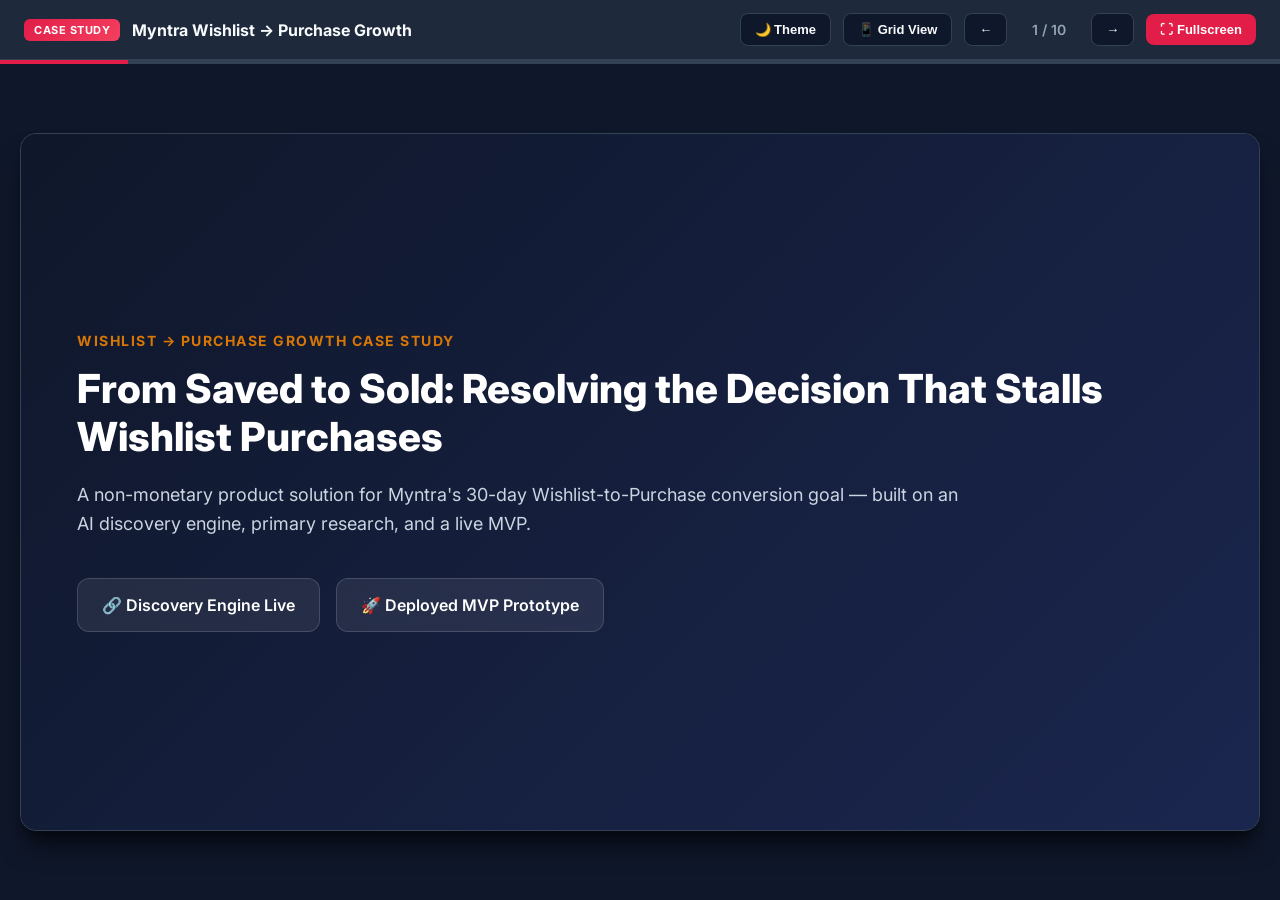
<file: presentation_deck/index.html>
<!DOCTYPE html>
<html lang="en" data-theme="dark">
<head>
  <meta charset="UTF-8">
  <meta name="viewport" content="width=device-width, initial-scale=1.0">
  <title>From Saved to Sold: Myntra Wishlist Conversion Case Study</title>
  <link rel="stylesheet" href="styles.css">
  <link rel="preconnect" href="https://fonts.googleapis.com">
  <link rel="preconnect" href="https://fonts.gstatic.com" crossorigin>
  <link href="https://fonts.googleapis.com/css2?family=Inter:wght@400;500;600;700;800&display=swap" rel="stylesheet">
</head>
<body>

  <header>
    <div class="brand-title">
      <span class="brand-badge">Case Study</span>
      <span>Myntra Wishlist → Purchase Growth</span>
    </div>
    <div class="nav-controls">
      <button class="btn" id="btn-theme" title="Toggle Light/Dark Theme">🌙 Theme</button>
      <button class="btn" id="btn-grid" title="Overview Grid (G)">📱 Grid View</button>
      <button class="btn" id="btn-prev" title="Previous Slide (←)">←</button>
      <span class="slide-counter" id="slide-counter">1 / 10</span>
      <button class="btn" id="btn-next" title="Next Slide (→)">→</button>
      <button class="btn btn-primary" id="btn-fullscreen" title="Fullscreen (F)">⛶ Fullscreen</button>
    </div>
  </header>

  <div class="progress-bar-container">
    <div class="progress-bar" id="progress-bar"></div>
  </div>

  <main class="stage">
    <div class="slide-viewport">

      <!-- SLIDE 1 -->
      <section class="slide hero-slide active" data-slide="1">
        <div class="hero-kicker">WISHLIST → PURCHASE GROWTH CASE STUDY</div>
        <h1 class="hero-title">From Saved to Sold: Resolving the Decision That Stalls Wishlist Purchases</h1>
        <p class="hero-subtitle">A non-monetary product solution for Myntra's 30-day Wishlist-to-Purchase conversion goal — built on an AI discovery engine, primary research, and a live MVP.</p>
        <div class="hero-links">
          <a href="https://aashritamalviya1999.github.io/Discovery-engine-Myntra/?v=10" target="_blank" class="link-card">
            <span>🔗 Discovery Engine Live</span>
          </a>
          <a href="https://aashritamalviya1999.github.io/Discovery-engine-Myntra/fitcheck.html?v=10" target="_blank" class="link-card">
            <span>🚀 Deployed MVP Prototype</span>
          </a>
        </div>
      </section>

      <!-- SLIDE 2 -->
      <section class="slide" data-slide="2">
        <div class="slide-kicker">Business Metric Decomposition</div>
        <h2 class="slide-title">Bag-Adds by High-Intent Wishlisters Are the Real Lever on 30-Day Conversion</h2>
        
        <div class="highlight-banner navy" style="margin-bottom: 20px; text-align: center; font-weight: 600;">
          30-Day Wishlist → Purchase Conversion = Wishlisted SKUs purchased within 30 days ÷ Total eligible wishlisted SKUs
        </div>

        <div class="process-flow">
          <div class="process-step" style="background: #1b264f; color: white;">
            <div class="card-title" style="color: #94a3b8; font-size: 11px;">BUSINESS METRIC</div>
            <div style="font-size: 16px; font-weight: 700; margin-top: 6px;">30-Day Wishlist → Purchase Conversion</div>
          </div>
          <div class="process-step" style="background: #e11d48; color: white;">
            <div class="card-title" style="color: #fecdd3; font-size: 11px;">PRIMARY OUTCOME</div>
            <div style="font-size: 16px; font-weight: 700; margin-top: 6px;">High-Intent Wishlist → Bag Conversion</div>
          </div>
          <div class="process-step" style="background: #d97706; color: white;">
            <div class="card-title" style="color: #fef3c7; font-size: 11px;">SUPPORTING OUTCOMES</div>
            <div style="font-size: 16px; font-weight: 700; margin-top: 6px;">Choice Resolution & Revisit Rate</div>
          </div>
          <div class="process-step">
            <div class="card-title" style="color: var(--text-muted); font-size: 11px;">FUNNEL PROGRESSION</div>
            <div style="font-size: 16px; font-weight: 700; margin-top: 6px;">Bag → Purchase Conversion</div>
          </div>
        </div>

        <div class="grid-2">
          <div class="card">
            <div class="card-title" style="color: var(--accent-coral);">Main Friction Blockers Along Chain:</div>
            <ul style="font-size: 13px; color: var(--text-secondary); padding-left: 18px; line-height: 1.8;">
              <li>Size & fit uncertainty (unclear drape, cross-brand variation)</li>
              <li>Comparison paralysis across shortlisted items</li>
              <li>Forgetting / passive saving with no revisit trigger</li>
              <li>Execution delay at final checkout</li>
            </ul>
          </div>
          <div class="card" style="border-left: 4px solid var(--accent-coral);">
            <div class="card-title" style="color: var(--accent-coral);">💡 PM Insight</div>
            <div class="card-desc" style="font-size: 14px; margin-top: 8px;">
              Wishlist → Bag is the stage with the largest, most addressable drop-off — not Bag → Purchase. That's where this project focuses to unlock non-monetary conversion growth.
            </div>
          </div>
        </div>

        <div class="slide-footer">
          <span>Myntra · Wishlist-to-Purchase Growth</span>
          <span>Slide 2</span>
        </div>
      </section>

      <!-- SLIDE 3 -->
      <section class="slide" data-slide="3">
        <div class="slide-kicker">AI Discovery Engine</div>
        <h2 class="slide-title">An AI Pipeline Classified 1,500 Conversations Into Intent × Friction Segments</h2>
        
        <div class="grid-5" style="margin-bottom: 24px;">
          <div class="card" style="text-align: center;">
            <div class="step-num" style="margin: 0 auto 8px;">1</div>
            <div class="card-title">Ingestion</div>
            <div class="card-desc" style="font-size: 11px;">1,500 public posts: Reddit, Play Store, blogs</div>
          </div>
          <div class="card" style="text-align: center;">
            <div class="step-num" style="margin: 0 auto 8px;">2</div>
            <div class="card-title">Classification</div>
            <div class="card-desc" style="font-size: 11px;">LLM tags 14 structured fields across themes</div>
          </div>
          <div class="card" style="text-align: center;">
            <div class="step-num" style="margin: 0 auto 8px;">3</div>
            <div class="card-title">Provenance</div>
            <div class="card-desc" style="font-size: 11px;">Separates verbatim quotes from AI synthesis</div>
          </div>
          <div class="card" style="text-align: center;">
            <div class="step-num" style="margin: 0 auto 8px;">4</div>
            <div class="card-title">Scoring</div>
            <div class="card-desc" style="font-size: 11px;">Prevalence + Intent + Severity (/25)</div>
          </div>
          <div class="card" style="text-align: center;">
            <div class="step-num" style="margin: 0 auto 8px;">5</div>
            <div class="card-title">Human Audit</div>
            <div class="card-desc" style="font-size: 11px;">300 verified — 90% AI agreement</div>
          </div>
        </div>

        <div class="highlight-banner" style="margin-bottom: 20px;">
          <strong>Stack:</strong> Python + GPT-4o + GitHub Pages &nbsp;|&nbsp; <strong>Core Thesis:</strong> Wishlist non-conversion splits into low-intent storage vs. high-intent decision friction — <strong>51.3%</strong> of the sample is high-intent / high-friction.
        </div>

        <div style="text-align: center; margin-top: 10px;">
          <a href="https://aashritamalviya1999.github.io/Discovery-engine-Myntra/?v=10" target="_blank" class="btn btn-primary" style="display: inline-flex; padding: 12px 24px; font-size: 14px;">
            🔗 Test the Discovery Engine Live →
          </a>
        </div>

        <div class="slide-footer">
          <span>Myntra · Wishlist-to-Purchase Growth</span>
          <span>Slide 3</span>
        </div>
      </section>

      <!-- SLIDE 4 -->
      <section class="slide" data-slide="4">
        <div class="slide-kicker">Discovery Engine Findings</div>
        <h2 class="slide-title">Fit Uncertainty Ranks #1 — Highest Intent, Severity & Addressability (23/25)</h2>
        
        <div class="grid-2" style="grid-template-columns: 1.4fr 1fr;">
          <div>
            <table class="custom-table">
              <thead>
                <tr>
                  <th>Opportunity Area</th>
                  <th>P</th><th>I</th><th>S</th><th>A</th><th>C</th>
                  <th>Score</th>
                </tr>
              </thead>
              <tbody>
                <tr style="font-weight: 700;">
                  <td>1. Size & Fit Uncertainty</td>
                  <td>4</td><td>5</td><td>5</td><td>5</td><td>4</td>
                  <td style="color: var(--accent-coral);">23 / 25 — #1</td>
                </tr>
                <tr>
                  <td>2. Comparison Paralysis</td>
                  <td>5</td><td>5</td><td>4</td><td>5</td><td>3</td>
                  <td>22 / 25 — #2</td>
                </tr>
                <tr>
                  <td>3. Product Quality / Real-Photo Void</td>
                  <td>5</td><td>4</td><td>3</td><td>4</td><td>3</td>
                  <td>19 / 25 — #3</td>
                </tr>
                <tr>
                  <td>4. Price Volatility & Context</td>
                  <td>4</td><td>4</td><td>4</td><td>2</td><td>3</td>
                  <td>17 / 25 — #4</td>
                </tr>
              </tbody>
            </table>
            <div style="font-size: 11px; color: var(--text-muted); margin-top: 8px;">
              Scored on Prevalence, Intent proximity, Severity, Addressability, Confidence (1–5 each)
            </div>
          </div>

          <div style="display: flex; flex-direction: column; gap: 10px;">
            <div class="card" style="background: #e11d48; color: white; padding: 12px 16px;">
              <div style="font-size: 22px; font-weight: 800;">51.3%</div>
              <div style="font-size: 12px;">High Intent / High Friction — Primary Growth Target</div>
            </div>
            <div class="card" style="background: #1b264f; color: white; padding: 12px 16px;">
              <div style="font-size: 22px; font-weight: 800;">16.7%</div>
              <div style="font-size: 12px;">High Intent / Low Friction — Waiting to execute</div>
            </div>
            <div class="card" style="background: #d97706; color: white; padding: 12px 16px;">
              <div style="font-size: 22px; font-weight: 800;">22.0%</div>
              <div style="font-size: 12px;">Low Intent / High Friction — Passive browsing</div>
            </div>
            <div class="card" style="background: var(--bg-card-alt); padding: 12px 16px;">
              <div style="font-size: 22px; font-weight: 800;">10.0%</div>
              <div style="font-size: 12px; color: var(--text-secondary);">Low Intent / Low Friction — Mood board archive</div>
            </div>
          </div>
        </div>

        <div class="highlight-banner" style="margin-top: 16px;">
          <strong>Key Distinction:</strong> Frequency ≠ Priority. Comparison friction appears slightly more often, but Fit ranks #1 on intent proximity, severity, and non-monetary addressability.
        </div>

        <div class="slide-footer">
          <span>Myntra · Wishlist-to-Purchase Growth</span>
          <span>Slide 4</span>
        </div>
      </section>

      <!-- SLIDE 5 -->
      <section class="slide" data-slide="5">
        <div class="slide-kicker">Primary Research</div>
        <h2 class="slide-title">5 of 6 High-Intent Shoppers Named Fit as Why the Item Stayed in Wishlist</h2>
        
        <div class="grid-2" style="grid-template-columns: 1.5fr 1fr;">
          <div>
            <table class="custom-table">
              <thead>
                <tr>
                  <th>P#</th>
                  <th>Saved Item</th>
                  <th>Primary Blocker</th>
                  <th>Purchase Trigger</th>
                </tr>
              </thead>
              <tbody>
                <tr><td>P1</td><td>Roadster Jeans</td><td style="font-weight:700;">Fit / Size</td><td>Reliable fit comparison tool</td></tr>
                <tr><td>P2</td><td>Anouk Ethnic Dress</td><td style="font-weight:700;">Fit & Drape</td><td>User photo on similar height model</td></tr>
                <tr><td>P3</td><td>HRX Running Shoes</td><td>Comparison</td><td>Side-by-side spec comparison</td></tr>
                <tr><td>P4</td><td>Libas Kurti Set</td><td style="font-weight:700;">Post-Wash Fit</td><td>Shrinkage rating guarantee</td></tr>
                <tr><td>P5</td><td>Allen Solly Blazer</td><td>Fabric Quality</td><td>Unedited close-up fabric photo</td></tr>
                <tr><td>P6</td><td>Highlander Cargo Pants</td><td>Styling</td><td>Virtual outfit pairing</td></tr>
              </tbody>
            </table>

            <div class="highlight-banner" style="margin-top: 14px; font-style: italic;">
              “I love this pair of jeans, but my waist size is 31 — Roadster 30 is too tight and 32 slips off. I left it saved and compared waist measurements from 3 previous orders.” — P1
            </div>
          </div>

          <div style="display: flex; flex-direction: column; gap: 14px;">
            <div class="card stat-card">
              <div class="stat-number" style="color: var(--text-primary);">83%</div>
              <div class="stat-label">mentioned fit / drape uncertainty</div>
            </div>
            <div class="card stat-card" style="background: var(--accent-coral); color: white;">
              <div class="stat-number">50%</div>
              <div class="stat-label" style="color: white;">named fit as their #1 blocker</div>
            </div>
            <div class="card stat-card">
              <div class="stat-number" style="color: var(--text-primary);">6 / 6</div>
              <div class="stat-label">used outside-app workarounds</div>
            </div>
          </div>
        </div>

        <div class="slide-footer">
          <span>Myntra · Wishlist-to-Purchase Growth</span>
          <span>Slide 5</span>
        </div>
      </section>

      <!-- SLIDE 6 -->
      <section class="slide" data-slide="6">
        <div class="slide-kicker">Problem Definition</div>
        <h2 class="slide-title">High-Intent Shoppers Stall at Bag Because They Can't Trust Cross-Brand Fit</h2>
        
        <div class="grid-2" style="margin-bottom: 20px;">
          <div class="card"><div class="card-title" style="color: var(--accent-coral);">TARGET SEGMENT</div><div class="card-desc">High-intent Myntra/AJIO apparel shoppers who shortlisted items with a near-term purchase goal</div></div>
          <div class="card"><div class="card-title" style="color: var(--accent-coral);">TRIGGER</div><div class="card-desc">Revisiting saved items to judge final checkout readiness for an event, workwear update, or season change</div></div>
          <div class="card"><div class="card-title" style="color: var(--accent-coral);">CORE OBSTACLE</div><div class="card-desc">Can't reliably predict cross-brand size accuracy and body fit drape before committing to checkout</div></div>
          <div class="card"><div class="card-title" style="color: var(--accent-coral);">WORKAROUND TODAY</div><div class="card-desc">Reddit sizing threads, Instagram try-on photos, YouTube hauls, comparing past order sizes</div></div>
          <div class="card"><div class="card-title" style="color: var(--accent-coral);">USER VALUE</div><div class="card-desc">Confidently judge fit without leaving Myntra to search external reviews or try-on content</div></div>
          <div class="card"><div class="card-title" style="color: var(--accent-coral);">BUSINESS IMPACT</div><div class="card-desc">Stalled Wishlist → Bag progression; fixing it may also reduce fit-related returns downstream</div></div>
        </div>

        <div class="highlight-banner navy">
          <div style="font-size: 11px; font-weight: 700; color: var(--accent-gold); margin-bottom: 4px;">FORMAL PROBLEM STATEMENT</div>
          <div style="font-size: 14px; font-weight: 700;">“High-intent apparel shoppers delay moving wishlisted items to Bag because they cannot confidently determine whether their selected size will fit consistently across brands — forcing them to use external reviews, past purchases, and try-on content before committing.”</div>
        </div>

        <div class="slide-footer">
          <span>Myntra · Wishlist-to-Purchase Growth</span>
          <span>Slide 6</span>
        </div>
      </section>

      <!-- SLIDE 7 -->
      <section class="slide" data-slide="7">
        <div class="slide-kicker">Solution Rationale</div>
        <h2 class="slide-title">Resolve the Declared Blocker at the Wishlist Stage — No Discounts Required</h2>
        
        <div class="grid-2" style="grid-template-columns: 1.2fr 1fr;">
          <div>
            <table class="custom-table">
              <thead>
                <tr>
                  <th>Opportunity</th>
                  <th>Score</th>
                  <th>Chosen Strategy</th>
                </tr>
              </thead>
              <tbody>
                <tr style="font-weight: 700;">
                  <td>Size & Fit Uncertainty</td>
                  <td>23 / 25</td>
                  <td style="color: var(--accent-coral);">✓ Primary wedge — MVP core</td>
                </tr>
                <tr>
                  <td>Comparison Paralysis</td>
                  <td>22 / 25</td>
                  <td>Backlog — next iteration</td>
                </tr>
                <tr>
                  <td>Product Quality / Photo Void</td>
                  <td>19 / 25</td>
                  <td>Not addressed in MVP</td>
                </tr>
                <tr>
                  <td>Price Volatility</td>
                  <td>17 / 25</td>
                  <td>Secondary signal only</td>
                </tr>
              </tbody>
            </table>
          </div>

          <div class="card" style="border-left: 4px solid var(--accent-coral);">
            <div class="card-title" style="color: var(--accent-coral);">DESIGN CONSTRAINT</div>
            <div style="font-size: 18px; font-weight: 800; margin: 6px 0;">No monetary incentives.</div>
            <div class="card-desc">The solution must resolve decision uncertainty itself — not buy the decision with a coupon or discount. Fit confidence is the highest-scoring opportunity that is fully solvable this way.</div>
            <div style="font-size: 12px; font-style: italic; margin-top: 10px; color: var(--text-primary);">“A wishlist shouldn't just remember what shoppers like. It should understand what they're waiting for.”</div>
          </div>
        </div>

        <div class="highlight-banner" style="margin-top: 20px;">
          <strong>Core Hypothesis:</strong> If high-intent users explicitly state what's preventing purchase (Fit, Price, or Both), and Myntra resolves that condition at the wishlist stage, items will progress to Ready to Buy and subsequently to Bag — without any discount.
        </div>

        <div class="slide-footer">
          <span>Myntra · Wishlist-to-Purchase Growth</span>
          <span>Slide 7</span>
        </div>
      </section>

      <!-- SLIDE 8 -->
      <section class="slide" data-slide="8">
        <div class="slide-kicker">Solution MVP</div>
        <h2 class="slide-title">Smart Wishlist & FitCheck Turns “Saved” Into “Ready to Buy”</h2>
        
        <div class="process-flow">
          <div class="process-step">
            <div class="step-num">1</div>
            <div class="card-title">Set Fit Anchor</div>
            <div class="card-desc">User saves one brand/size that fits well, plus height & fit feedback</div>
          </div>
          <div class="process-step">
            <div class="step-num">2</div>
            <div class="card-title">Declare Blocker</div>
            <div class="card-desc">Tag each wishlist item: waiting on Fit, Price, or Both</div>
          </div>
          <div class="process-step">
            <div class="step-num">3</div>
            <div class="card-title">AI Resolves It</div>
            <div class="card-desc">FitCheck reasons against anchor; Price Watch tracks real drops</div>
          </div>
          <div class="process-step" style="border: 2px solid var(--accent-coral);">
            <div class="step-num accent">4</div>
            <div class="card-title">Ready to Buy</div>
            <div class="card-desc">Item flips state when condition is met — user taps Move to Bag</div>
          </div>
        </div>

        <div class="highlight-banner navy" style="margin-bottom: 20px;">
          <div style="color: var(--accent-gold); font-weight: 700; font-size: 11px; margin-bottom: 4px;">WHAT MAKES THIS NON-MONETARY</div>
          Fit Confidence is the primary, research-backed wedge (#1 Opportunity, 23/25). Price Target Watch tracks organic price changes only — it never creates a discount. Both simply resolve the user's own declared reason for waiting.
        </div>

        <div style="text-align: center;">
          <a href="https://aashritamalviya1999.github.io/Discovery-engine-Myntra/fitcheck.html?v=10" target="_blank" class="btn btn-primary" style="display: inline-flex; padding: 12px 28px; font-size: 15px;">
            🚀 Launch the MVP Prototype →
          </a>
        </div>

        <div class="slide-footer">
          <span>Myntra · Wishlist-to-Purchase Growth</span>
          <span>Slide 8</span>
        </div>
      </section>

      <!-- SLIDE 9 -->
      <section class="slide" data-slide="9">
        <div class="slide-kicker">Success Metrics</div>
        <h2 class="slide-title">Condition-Resolved-to-Bag Rate Proves Mechanism — Guardrails Prevent False Wins</h2>
        
        <div class="grid-2" style="grid-template-columns: 1.2fr 1fr;">
          <div style="display: flex; flex-direction: column; gap: 14px;">
            <div class="card" style="background: var(--accent-navy); color: white;">
              <div style="font-size: 11px; font-weight: 700; color: #94a3b8;">BUSINESS METRIC</div>
              <div style="font-size: 16px; font-weight: 700; margin-top: 4px;">30-Day Wishlist → Purchase Conversion</div>
            </div>
            <div class="card" style="background: var(--accent-coral); color: white;">
              <div style="font-size: 11px; font-weight: 700; color: #fecdd3;">PRIMARY METRIC</div>
              <div style="font-size: 16px; font-weight: 700; margin-top: 4px;">Condition Resolved → Move to Bag Rate</div>
            </div>
            <div class="card" style="background: var(--accent-gold); color: white;">
              <div style="font-size: 11px; font-weight: 700; color: #fef3c7;">LEADING INDICATORS</div>
              <div style="font-size: 15px; font-weight: 700; margin-top: 4px;">Anchor Adoption · Blocker Declaration · Ready-to-Buy Rate · Time-to-Bag</div>
            </div>
          </div>

          <div style="display: flex; flex-direction: column; gap: 10px;">
            <div style="font-size: 13px; font-weight: 700; color: var(--text-primary);">Guardrail Metrics (prevent false wins):</div>
            <div class="card" style="padding: 12px 16px;">
              <div class="card-title" style="color: var(--accent-coral);">Fit-Related Return Rate</div>
              <div class="card-desc" style="font-size: 12px;">Must not rise — tests real fit accuracy, not just faster bag-adds</div>
            </div>
            <div class="card" style="padding: 12px 16px;">
              <div class="card-title" style="color: var(--accent-coral);">Wishlist Add Rate</div>
              <div class="card-desc" style="font-size: 12px;">Declaring a blocker shouldn't suppress top-of-funnel saving</div>
            </div>
            <div class="card" style="padding: 12px 16px;">
              <div class="card-title" style="color: var(--accent-coral);">Nudge Opt-Out Rate</div>
              <div class="card-desc" style="font-size: 12px;">Flags notification fatigue from day-3 reminders</div>
            </div>
            <div class="card" style="padding: 12px 16px;">
              <div class="card-title" style="color: var(--accent-coral);">Fit Trust Score</div>
              <div class="card-desc" style="font-size: 12px;">Post-purchase “was this accurate?” signal</div>
            </div>
          </div>
        </div>

        <div class="highlight-banner" style="margin-top: 14px;">
          <strong>Validation Rule:</strong> Every leading indicator is validated against a guardrail: faster bag-adds only count as success if fit-return rate holds steady or drops.
        </div>

        <div class="slide-footer">
          <span>Myntra · Wishlist-to-Purchase Growth</span>
          <span>Slide 9</span>
        </div>
      </section>

      <!-- SLIDE 10 -->
      <section class="slide" data-slide="10">
        <div class="slide-kicker">Risks & Mitigation</div>
        <h2 class="slide-title">False Fit Confidence Is the Risk That Could Backfire — Here's How We Guard It</h2>
        
        <table class="custom-table" style="margin-bottom: 16px;">
          <thead>
            <tr>
              <th style="width: 25%;">Risk</th>
              <th style="width: 35%;">Why It Could Happen</th>
              <th style="width: 40%;">Mitigation</th>
            </tr>
          </thead>
          <tbody>
            <tr>
              <td style="font-weight: 700;">Low Fit Anchor adoption</td>
              <td>Manual multi-field setup before any value is delivered</td>
              <td>Auto-infer anchor from past orders/returns; ask contextually, not upfront</td>
            </tr>
            <tr>
              <td style="font-weight: 700;">False fit confidence → returns</td>
              <td>AI-inferred sizing, not real garment measurement data</td>
              <td>Show confidence bands, not binary calls; feed return data back to recalibrate</td>
            </tr>
            <tr>
              <td style="font-weight: 700;">Price Watch drifts into discount-like behavior</td>
              <td>“Notify on price drop” feels like a discount mechanic to users</td>
              <td>Reactive to organic price changes only; kept secondary to the Fit wedge</td>
            </tr>
            <tr>
              <td style="font-weight: 700;">Small research sample doesn't generalize</td>
              <td>6 interviews + LLM-classified sample are directional, not confirmatory</td>
              <td>A/B test against a holdout before full rollout; segment by category</td>
            </tr>
            <tr>
              <td style="font-weight: 700;">Notification fatigue</td>
              <td>Day-3 nudges on unresolved items feel spammy</td>
              <td>Cap nudges; suppress on low-confidence items; track opt-out as a guardrail</td>
            </tr>
          </tbody>
        </table>

        <div class="highlight-banner" style="border-left-color: var(--accent-coral); background: rgba(225, 29, 72, 0.08);">
          <strong style="color: var(--accent-coral);">Highest-priority risk: Accuracy.</strong> If FitCheck signals “Ready to Buy” and the item doesn't fit, a stalled wishlist becomes a return — worse than doing nothing.
        </div>

        <div class="slide-footer">
          <span>Myntra · Wishlist-to-Purchase Growth</span>
          <span>Slide 10</span>
        </div>
      </section>

    </div>
  </main>

  <!-- Grid View Modal -->
  <div class="grid-modal" id="grid-modal">
    <div class="grid-header">
      <div class="grid-title">All Slides (10)</div>
      <button class="btn btn-primary" id="btn-close-grid">Close (Esc)</button>
    </div>
    <div class="slide-grid" id="slide-grid">
      <!-- Grid items populated dynamically -->
    </div>
  </div>

  <script src="app.js"></script>
</body>
</html>
</file>
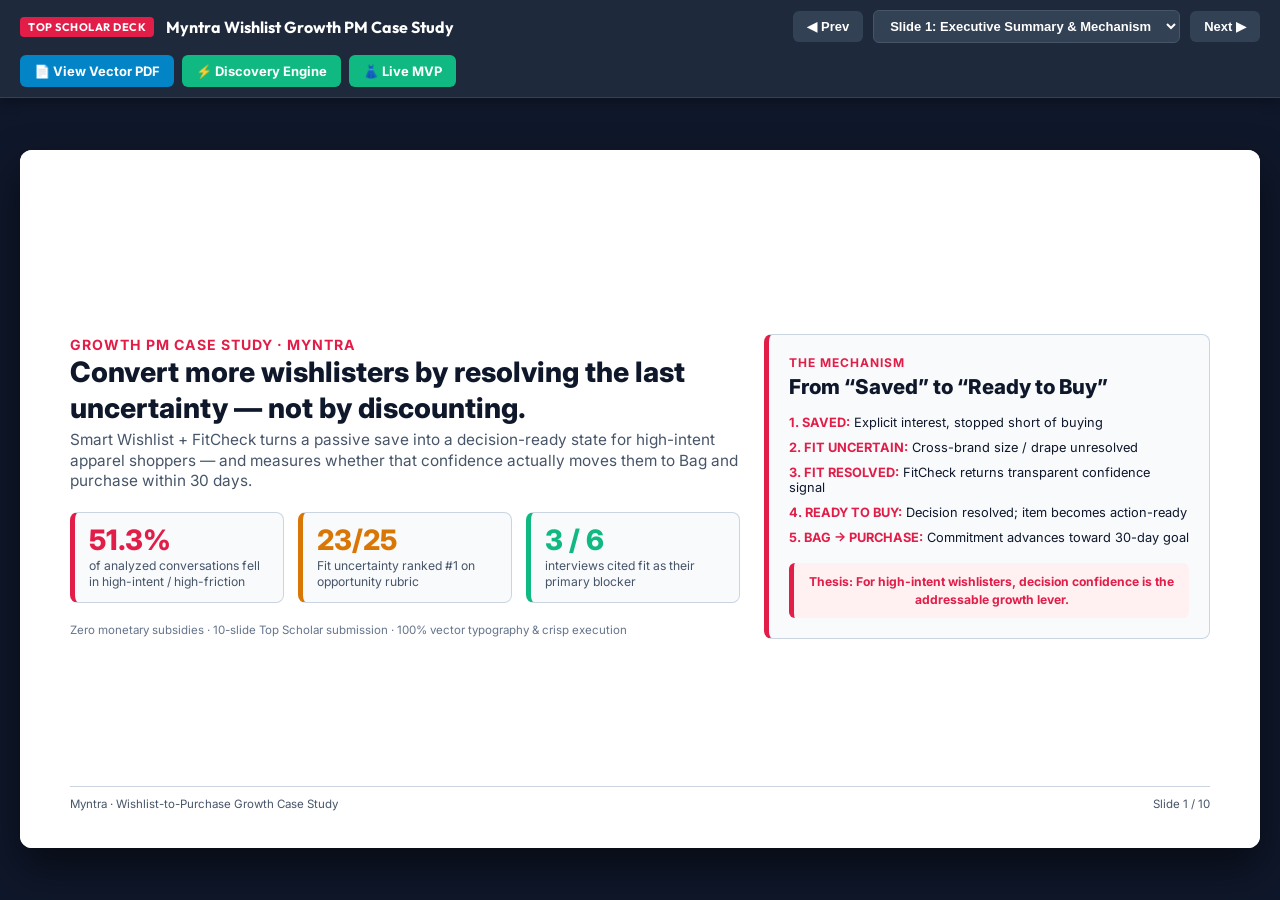
<file: presentation.html>
<!DOCTYPE html>
<html lang="en">
<head>
  <meta charset="UTF-8">
  <meta name="viewport" content="width=device-width, initial-scale=1.0">
  <title>Growth PM Case Study · Myntra Wishlist Conversion</title>
  <link rel="preconnect" href="https://fonts.googleapis.com">
  <link rel="preconnect" href="https://fonts.gstatic.com" crossorigin>
  <link href="https://fonts.googleapis.com/css2?family=Inter:wght@400;500;600;700;800&family=Outfit:wght@500;600;700;800&display=swap" rel="stylesheet">
  <style>
    * {
      box-sizing: border-box;
      margin: 0;
      padding: 0;
    }

    body {
      font-family: 'Inter', -apple-system, BlinkMacSystemFont, 'Segoe UI', Roboto, sans-serif;
      background-color: #0f172a;
      color: #0f172a;
      min-height: 100vh;
      display: flex;
      flex-direction: column;
      align-items: center;
      overflow-x: hidden;
    }

    /* Top Control Bar */
    .toolbar {
      width: 100%;
      background: #1e293b;
      border-bottom: 1px solid #334155;
      padding: 10px 20px;
      display: flex;
      flex-wrap: wrap;
      justify-content: space-between;
      align-items: center;
      gap: 12px;
      position: sticky;
      top: 0;
      z-index: 1000;
      box-shadow: 0 4px 12px rgba(0,0,0,0.3);
    }

    .brand {
      display: flex;
      align-items: center;
      gap: 12px;
      color: #ffffff;
      font-family: 'Outfit', sans-serif;
      font-weight: 700;
      font-size: 16px;
    }

    .brand-tag {
      background: #e11d48;
      color: #ffffff;
      padding: 3px 8px;
      border-radius: 4px;
      font-size: 11px;
      letter-spacing: 0.5px;
      text-transform: uppercase;
    }

    .nav-controls {
      display: flex;
      align-items: center;
      gap: 10px;
    }

    .btn {
      display: inline-flex;
      align-items: center;
      gap: 6px;
      padding: 8px 14px;
      border-radius: 6px;
      font-size: 13px;
      font-weight: 700;
      text-decoration: none;
      border: none;
      cursor: pointer;
      transition: all 0.2s ease;
      white-space: nowrap;
    }

    .btn-nav { background: #334155; color: #ffffff; }
    .btn-nav:hover { background: #475569; }
    
    .btn-pdf { background: #0284c7; color: #ffffff; }
    .btn-pdf:hover { background: #0369a1; }
    .btn-app { background: #10b981; color: #ffffff; }
    .btn-app:hover { background: #059669; }

    select.slide-select {
      background: #334155;
      color: #ffffff;
      border: 1px solid #475569;
      padding: 7px 12px;
      border-radius: 6px;
      font-size: 13px;
      font-weight: 700;
      outline: none;
      cursor: pointer;
    }

    /* Presentation Deck Stage */
    .deck-container {
      flex: 1;
      display: flex;
      justify-content: center;
      align-items: center;
      padding: 20px;
      width: 100%;
      max-width: 1600px;
    }

    .slide-wrapper {
      width: 100%;
      aspect-ratio: 16 / 9;
      position: relative;
      background: #ffffff;
      border-radius: 12px;
      box-shadow: 0 20px 40px rgba(0,0,0,0.5);
      overflow: hidden;
      display: none; /* Handled via JS navigation */
    }

    .slide-wrapper.active {
      display: block;
    }

    .slide {
      width: 100%;
      height: 100%;
      padding: 3% 4%;
      display: flex;
      flex-direction: column;
      justify-content: space-between;
      box-sizing: border-box;
      background-color: #ffffff;
      color: #0f172a;
      overflow-y: auto;
    }

    /* Slide Content Typography */
    .slide-kicker {
      font-size: clamp(10px, 1.1vw, 16px);
      font-weight: 700;
      letter-spacing: 1px;
      color: #e11d48;
      text-transform: uppercase;
      margin-bottom: 2px;
    }

    .slide-title {
      font-size: clamp(16px, 1.8vw, 28px);
      font-weight: 800;
      color: #0f172a;
      line-height: 1.25;
      margin-bottom: 4px;
    }

    .slide-subtitle {
      font-size: clamp(11px, 1.1vw, 16px);
      color: #475569;
      margin-bottom: 14px;
      line-height: 1.35;
    }

    .slide-footer {
      margin-top: auto;
      padding-top: 10px;
      border-top: 1px solid #cbd5e1;
      display: flex;
      justify-content: space-between;
      align-items: center;
      font-size: clamp(10px, 0.9vw, 14px);
      color: #475569;
    }

    /* Grids & Cards */
    .grid-2 { display: grid; grid-template-columns: 1fr 1fr; gap: 16px; }
    .grid-3 { display: grid; grid-template-columns: repeat(3, 1fr); gap: 14px; }
    .grid-5 { display: grid; grid-template-columns: repeat(5, 1fr); gap: 10px; }

    .card {
      background: #f8fafc;
      border: 1px solid #cbd5e1;
      border-radius: 8px;
      padding: 12px 14px;
      display: flex;
      flex-direction: column;
    }

    .card-title {
      font-size: clamp(11px, 1.1vw, 16px);
      font-weight: 700;
      color: #0f172a;
      margin-bottom: 4px;
    }

    .card-desc {
      font-size: clamp(10px, 0.95vw, 14px);
      color: #334155;
      line-height: 1.45;
    }

    .stat-card {
      padding: 12px 14px;
      background: #f8fafc;
      border: 1px solid #cbd5e1;
      border-left: 5px solid #e11d48;
      border-radius: 8px;
    }

    .stat-num {
      font-size: clamp(18px, 2.2vw, 32px);
      font-weight: 800;
      color: #0f172a;
      margin-bottom: 2px;
      line-height: 1.1;
    }

    .stat-desc {
      font-size: clamp(10px, 0.95vw, 14px);
      color: #475569;
      line-height: 1.3;
    }

    .custom-table {
      width: 100%;
      border-collapse: collapse;
      border-radius: 6px;
      overflow: hidden;
      border: 1px solid #cbd5e1;
      font-size: clamp(10px, 0.9vw, 14px);
    }

    .custom-table th {
      background: #1b264f;
      color: #ffffff;
      font-weight: 700;
      text-align: left;
      padding: 8px 12px;
    }

    .custom-table td {
      padding: 8px 12px;
      border-bottom: 1px solid #cbd5e1;
      color: #0f172a;
      background: #f8fafc;
    }

    .custom-table tr:nth-child(even) td {
      background: #ffffff;
    }

    .highlight-banner {
      background: #f8fafc;
      border-left: 5px solid #e11d48;
      border-radius: 6px;
      padding: 10px 14px;
      margin-top: 10px;
      font-size: clamp(10px, 0.95vw, 14px);
      line-height: 1.4;
      color: #0f172a;
    }

    .highlight-banner.navy {
      background: #1b264f;
      color: #ffffff;
      border-left-color: #d97706;
    }

    @media (max-width: 768px) {
      .deck-container { padding: 10px; }
      .grid-2, .grid-3, .grid-5 { grid-template-columns: 1fr; }
      .slide-wrapper { aspect-ratio: auto; min-height: 550px; }
    }
  </style>
</head>
<body>

  <!-- Top Navigation Bar -->
  <div class="toolbar">
    <div class="brand">
      <span class="brand-tag">Top Scholar Deck</span>
      <span>Myntra Wishlist Growth PM Case Study</span>
    </div>

    <div class="nav-controls">
      <button class="btn btn-nav" onclick="prevSlide()">◀ Prev</button>
      <select class="slide-select" id="slideSelect" onchange="jumpToSlide(this.value)">
        <option value="1">Slide 1: Executive Summary & Mechanism</option>
        <option value="2">Slide 2: Business Metric Decomposition</option>
        <option value="3">Slide 3: AI Discovery Engine</option>
        <option value="4">Slide 4: Discovery Findings</option>
        <option value="5">Slide 5: Primary Research (Interviews)</option>
        <option value="6">Slide 6: Problem Definition</option>
        <option value="7">Slide 7: Solution Rationale</option>
        <option value="8">Slide 8: Deployed MVP Architecture</option>
        <option value="9">Slide 9: Define Success (Metrics)</option>
        <option value="10">Slide 10: Risk Matrix & Rollout</option>
      </select>
      <button class="btn btn-nav" onclick="nextSlide()">Next ▶</button>
    </div>

    <div style="display: flex; gap: 8px;">
      
      <a href="NL_Myntra.pdf" target="_blank" class="btn btn-pdf">📄 View Vector PDF</a>
      <a href="index.html" target="_blank" class="btn btn-app">⚡ Discovery Engine</a>
      <a href="fitcheck.html?v=10" target="_blank" class="btn btn-app">👗 Live MVP</a>
    </div>
  </div>

  <!-- Main Presentation Deck Stage -->
  <div class="deck-container">

    <!-- SLIDE 1 -->
    <div class="slide-wrapper active" id="slide-1">
      <div class="slide">
        <div style="display: grid; grid-template-columns: 1.5fr 1fr; gap: 24px; height: 100%; align-items: center;">
          <div>
            <div class="slide-kicker">GROWTH PM CASE STUDY · MYNTRA</div>
            <h1 class="slide-title" style="font-size: clamp(20px, 2.2vw, 34px);">Convert more wishlisters by resolving the last uncertainty — not by discounting.</h1>
            <p class="slide-subtitle" style="font-size: clamp(12px, 1.2vw, 18px); margin-bottom: 20px;">Smart Wishlist + FitCheck turns a passive save into a decision-ready state for high-intent apparel shoppers — and measures whether that confidence actually moves them to Bag and purchase within 30 days.</p>

            <div class="grid-3" style="margin-bottom: 20px;">
              <div class="stat-card">
                <div class="stat-num" style="color: #e11d48;">51.3%</div>
                <div class="stat-desc">of analyzed conversations fell in high-intent / high-friction</div>
              </div>
              <div class="stat-card" style="border-left-color: #d97706;">
                <div class="stat-num" style="color: #d97706;">23/25</div>
                <div class="stat-desc">Fit uncertainty ranked #1 on opportunity rubric</div>
              </div>
              <div class="stat-card" style="border-left-color: #10b981;">
                <div class="stat-num" style="color: #10b981;">3 / 6</div>
                <div class="stat-desc">interviews cited fit as their primary blocker</div>
              </div>
            </div>

            <div style="font-size: clamp(10px, 0.9vw, 13px); color: #64748b;">
              Zero monetary subsidies · 10-slide Top Scholar submission · 100% vector typography & crisp execution
            </div>
          </div>

          <div class="card" style="background: #f8fafc; border-left: 5px solid #e11d48; padding: 20px; justify-content: center;">
            <div style="font-size: 12px; font-weight: 700; color: #e11d48; letter-spacing: 1px; margin-bottom: 4px;">THE MECHANISM</div>
            <div style="font-size: clamp(16px, 1.6vw, 24px); font-weight: 800; color: #0f172a; margin-bottom: 16px;">From “Saved” to “Ready to Buy”</div>

            <div style="display: flex; flex-direction: column; gap: 10px; font-size: clamp(11px, 1vw, 15px);">
              <div><strong style="color: #e11d48;">1. SAVED:</strong> Explicit interest, stopped short of buying</div>
              <div><strong style="color: #e11d48;">2. FIT UNCERTAIN:</strong> Cross-brand size / drape unresolved</div>
              <div><strong style="color: #e11d48;">3. FIT RESOLVED:</strong> FitCheck returns transparent confidence signal</div>
              <div><strong style="color: #e11d48;">4. READY TO BUY:</strong> Decision resolved; item becomes action-ready</div>
              <div><strong style="color: #e11d48;">5. BAG → PURCHASE:</strong> Commitment advances toward 30-day goal</div>
            </div>

            <div class="highlight-banner" style="margin-top: 18px; background: #fff1f2; text-align: center; font-weight: 700; color: #e11d48;">
              Thesis: For high-intent wishlisters, decision confidence is the addressable growth lever.
            </div>
          </div>
        </div>
        <div class="slide-footer"><span>Myntra · Wishlist-to-Purchase Growth Case Study</span><span>Slide 1 / 10</span></div>
      </div>
    </div>

    <!-- SLIDE 2 -->
    <div class="slide-wrapper" id="slide-2">
      <div class="slide">
        <div>
          <div class="slide-kicker">Business Metric Decomposition</div>
          <h2 class="slide-title">The business metric moves only when wishlisted users progress from intent to commitment.</h2>
          <div class="slide-subtitle">The brief is user-level, so the North Star must also be user-level — not an SKU conversion proxy.</div>

          <div class="highlight-banner navy" style="margin-bottom: 16px; text-align: center; font-weight: 700;">
            30-Day Wishlist Buyer Conversion = (Unique users who purchase ≥1 item they wishlisted within 30 days of that add) ÷ (Unique users with ≥1 eligible wishlist add in cohort window)
          </div>

          <div class="grid-5" style="margin-bottom: 16px;">
            <div class="card"><div class="card-title">1. Wishlist Revisit</div><div class="card-desc">Return to saved item in ≤7d</div></div>
            <div class="card" style="border-color: #e11d48; background: #fff1f2;"><div class="card-title" style="color: #e11d48;">2. Decision Resolution</div><div class="card-desc">Fit / comparison doubt is resolved</div></div>
            <div class="card" style="border-color: #e11d48; background: #fff1f2;"><div class="card-title" style="color: #e11d48;">3. Wishlist → Bag</div><div class="card-desc">Commit the shortlisted item</div></div>
            <div class="card"><div class="card-title">4. Bag → Purchase</div><div class="card-desc">Complete the transaction</div></div>
            <div class="card"><div class="card-title">5. 30-Day Window</div><div class="card-desc">Do it before intent decays</div></div>
          </div>

          <div class="grid-2">
            <div class="card">
              <div class="card-title" style="color: #e11d48;">Most Addressable Product Lever</div>
              <div class="card-desc">High-intent users already like the item. FitCheck targets the two adjacent, controllable steps: resolve the decision blocker → increase Wishlist-to-Bag progression.</div>
            </div>
            <div class="card" style="background: #fffbeb; border-color: #d97706;">
              <div class="card-title" style="color: #d97706;">What we do NOT optimize</div>
              <div class="card-desc">Generic wishlist adds or time-in-app. More saving is not success unless saved intent converts within 30 days.</div>
            </div>
          </div>
        </div>
        <div class="slide-footer"><span>Myntra · Wishlist-to-Purchase Growth Case Study</span><span>Slide 2 / 10</span></div>
      </div>
    </div>

    <!-- SLIDE 3 -->
    <div class="slide-wrapper" id="slide-3">
      <div class="slide">
        <div>
          <div class="slide-kicker">AI-Powered Discovery Engine</div>
          <h2 class="slide-title">The discovery engine turns 1,500 messy conversations into ranked, traceable opportunities.</h2>
          <div class="slide-subtitle">AI-powered feedback intelligence pipeline : Classifying 1,500 Public Conversations into Intent × Friction Evidence.</div>

          <div class="grid-5" style="margin-bottom: 16px;">
            <div class="card"><div class="card-title">1. INGEST</div><div class="card-desc">1,500 public conversations</div></div>
            <div class="card"><div class="card-title">2. STRUCTURE</div><div class="card-desc">14-field multi-label schema</div></div>
            <div class="card"><div class="card-title">3. SEGMENT</div><div class="card-desc">Intent × friction states</div></div>
            <div class="card"><div class="card-title">4. PRIORITIZE</div><div class="card-desc">Opportunity score /25</div></div>
            <div class="card"><div class="card-title">5. AUDIT</div><div class="card-desc">Human review + explorer</div></div>
          </div>

          <div class="grid-2" style="grid-template-columns: 1.5fr 1fr;">
            <div class="card">
              <div class="card-title">A record becomes a decision-ready evidence object — not just a sentiment label.</div>
              <div style="display: flex; gap: 10px; margin: 10px 0; font-size: 13px; font-weight: 700;">
                <span style="background: #fff1f2; color: #e11d48; padding: 4px 8px; border-radius: 4px;">Intent: HIGH</span>
                <span style="background: #fef3c7; color: #d97706; padding: 4px 8px; border-radius: 4px;">Friction: FIT</span>
                <span style="background: #ecfdf5; color: #10b981; padding: 4px 8px; border-radius: 4px;">Workaround: PAST ORDERS</span>
              </div>
              <div class="card-desc">Why it matters: this lets the PM compare opportunity areas by purchase proximity, severity and addressability — while still drilling back to source evidence.</div>
            </div>
            <div class="card" style="background: #1b264f; color: white; justify-content: center; text-align: center;">
              <div style="font-size: 12px; font-weight: 700; color: #d97706; letter-spacing: 1px;">QUALITY CONTROL</div>
              <div style="font-size: clamp(16px, 1.5vw, 22px); font-weight: 800; margin: 6px 0;">300 records manually reviewed</div>
              <div style="font-size: clamp(13px, 1.1vw, 16px); font-weight: 700; color: #f8fafc;">270 / 300 label agreement = 90%</div>
            </div>
          </div>
        </div>
        <div class="slide-footer"><span>Myntra · Wishlist-to-Purchase Growth Case Study</span><span>Slide 3 / 10</span></div>
      </div>
    </div>

    <!-- SLIDE 4 -->
    <div class="slide-wrapper" id="slide-4">
      <div class="slide">
        <div>
          <div class="slide-kicker">Discovery Findings</div>
          <h2 class="slide-title">Fit uncertainty is the highest-value non-monetary wedge — not simply the most frequent complaint.</h2>
          <div class="slide-subtitle">The engine separates purchase intent from friction, then scores opportunities on prevalence, intent proximity, severity, addressability and confidence.</div>

          <div class="grid-2">
            <div>
              <div class="card-title" style="margin-bottom: 8px;">Intent × friction distribution (n = 1,500)</div>
              <div class="grid-2" style="gap: 10px;">
                <div class="card" style="background: #e11d48; color: white;"><div style="font-size: clamp(18px, 2vw, 28px); font-weight: 800;">51.3%</div><div style="font-size: 11px;">HIGH INTENT / HIGH FRICTION</div></div>
                <div class="card" style="background: #fef3c7;"><div style="font-size: clamp(18px, 2vw, 28px); font-weight: 800; color: #d97706;">22.0%</div><div style="font-size: 11px; color: #0f172a;">LOW INTENT / HIGH FRICTION</div></div>
                <div class="card" style="background: #ecfdf5;"><div style="font-size: clamp(18px, 2vw, 28px); font-weight: 800; color: #10b981;">16.7%</div><div style="font-size: 11px; color: #0f172a;">HIGH INTENT / LOW FRICTION</div></div>
                <div class="card"><div style="font-size: clamp(18px, 2vw, 28px); font-weight: 800;">10.0%</div><div style="font-size: 11px;">LOW INTENT / LOW FRICTION</div></div>
              </div>
            </div>
            <div>
              <div class="card-title" style="margin-bottom: 8px;">Opportunity ranking (/25)</div>
              <table class="custom-table">
                <tr><td style="font-weight:700;">1. Size & Fit Uncertainty</td><td style="color:#e11d48; font-weight:800;">23 / 25 — #1</td></tr>
                <tr><td>2. Comparison Paralysis</td><td>22 / 25 — #2</td></tr>
                <tr><td>3. Product Quality / Real-World Visual Evidence</td><td>19 / 25 — #3</td></tr>
                <tr><td>4. Price Volatility & Context</td><td>17 / 25 — #4</td></tr>
                <tr><td>5. Styling & Wardrobe Match</td><td>16 / 25 — #5</td></tr>
              </table>
            </div>
          </div>
          <div class="highlight-banner" style="margin-top: 14px; font-weight: 700; color: #e11d48; background: #fff1f2;">Frequency ≠ priority. Fit wins because the affected users are closer to purchase, the friction is severe, and the problem is addressable without monetary incentives.</div>
        </div>
        <div class="slide-footer"><span>Myntra · Wishlist-to-Purchase Growth Case Study</span><span>Slide 4 / 10</span></div>
      </div>
    </div>

    <!-- SLIDE 5 -->
    <div class="slide-wrapper" id="slide-5">
      <div class="slide">
        <div>
          <div class="slide-kicker">Primary Research</div>
          <h2 class="slide-title">Interviews narrowed the hypothesis: fit appeared in 5/6 journeys and was the primary blocker for 3/6.</h2>
          <div class="slide-subtitle">Six wishlist walkthroughs reconstructed the path from “saved” to “researched” to “delayed / bought” for near-term purchase intent.</div>

          <div class="grid-3" style="margin-bottom: 14px;">
            <div class="stat-card"><div class="stat-num">5 / 6</div><div class="stat-desc">mentioned fit or drape in decision journey</div></div>
            <div class="stat-card" style="border-left-color: #e11d48; background: #fff1f2;"><div class="stat-num" style="color: #e11d48;">3 / 6</div><div class="stat-desc" style="color: #0f172a;">cited fit as their primary blocker</div></div>
            <div class="stat-card"><div class="stat-num">6 / 6</div><div class="stat-desc">used an outside-app workaround</div></div>
          </div>

          <div class="grid-2">
            <table class="custom-table">
              <thead><tr><th>P#</th><th>Wishlisted item</th><th>Primary blocker</th></tr></thead>
              <tbody>
                <tr><td>P1</td><td>Roadster jeans</td><td style="font-weight:700; color:#e11d48;">Fit / size</td></tr>
                <tr><td>P2</td><td>Anouk dress</td><td style="font-weight:700; color:#e11d48;">Fit & drape</td></tr>
                <tr><td>P3</td><td>HRX shoes</td><td>Comparison</td></tr>
                <tr><td>P4</td><td>Libas kurti set</td><td style="font-weight:700; color:#e11d48;">Post-wash fit</td></tr>
                <tr><td>P5</td><td>Allen Solly blazer</td><td>Fabric quality</td></tr>
                <tr><td>P6</td><td>Highlander cargos</td><td>Styling</td></tr>
              </tbody>
            </table>
            <div class="card" style="border-left: 5px solid #e11d48; justify-content: center;">
              <div class="card-title">Observed workaround loop:</div>
              <div class="card-desc" style="line-height: 1.5;">
                1. <strong>SAVE:</strong> Specific item / size<br>
                2. <strong>LEAVE APP:</strong> Reddit · YouTube · Instagram<br>
                3. <strong>TRIANGULATE:</strong> Past orders · reviews · social proof<br>
                4. <strong>DELAY PURCHASE:</strong> Still not confident enough to commit
              </div>
              <div style="font-style: italic; margin-top: 10px; font-size: 13px; color: #e11d48; font-weight: 600;">“Roadster 30 is too tight; 32 slips off. I compared three previous orders.” — P1</div>
            </div>
          </div>
          <div style="font-size: 11px; color: #64748b; margin-top: 10px;">
            Note: Primary research covered fit-sensitive fashion categories (apparel & footwear); MVP scope was subsequently narrowed to apparel.
          </div>
        </div>
        <div class="slide-footer"><span>Myntra · Wishlist-to-Purchase Growth Case Study</span><span>Slide 5 / 10</span></div>
      </div>
    </div>

    <!-- SLIDE 6 -->
    <div class="slide-wrapper" id="slide-6">
      <div class="slide">
        <div>
          <div class="slide-kicker">Problem Definition</div>
          <h2 class="slide-title">The root problem is not lack of desire — it is lack of trusted, personalized fit confidence at the commitment moment.</h2>
          <div class="slide-subtitle">The thinking narrows consistently from the business metric to a specific user, moment, root cause and product outcome.</div>

          <div class="highlight-banner navy" style="margin-bottom: 16px; font-size: clamp(11px, 1vw, 15px); line-height: 1.4;">
            <strong>Problem Statement:</strong> High-intent apparel shoppers with a near-term purchase goal delay moving a wishlisted item to Bag because they cannot confidently predict how their selected size will fit across brands — so they leave Myntra to triangulate fit from reviews, past orders and try-on content before committing.
          </div>

          <div class="grid-3">
            <div class="card"><div class="card-title" style="color:#e11d48;">WHO</div><div class="card-desc">High-intent apparel shoppers with a near-term purchase goal</div></div>
            <div class="card"><div class="card-title" style="color:#e11d48;">WHEN</div><div class="card-desc">Revisiting a specific saved SKU to decide “buy now or wait?”</div></div>
            <div class="card"><div class="card-title" style="color:#e11d48;">ROOT CAUSE</div><div class="card-desc">Size labels are not trusted as personal, cross-brand fit evidence</div></div>
            <div class="card"><div class="card-title" style="color:#e11d48;">WORKAROUND</div><div class="card-desc">Reddit / YouTube / Instagram + comparing previous kept orders</div></div>
            <div class="card"><div class="card-title" style="color:#e11d48;">USER VALUE</div><div class="card-desc">Decide fit without leaving Myntra or ordering “just to try”</div></div>
            <div class="card"><div class="card-title" style="color:#e11d48;">BUSINESS VALUE</div><div class="card-desc">Increase Wishlist-to-Bag progression and reduce decision latency without worsening fit-related returns.</div></div>
          </div>
        </div>
        <div class="slide-footer"><span>Myntra · Wishlist-to-Purchase Growth Case Study</span><span>Slide 6 / 10</span></div>
      </div>
    </div>

    <!-- SLIDE 7 -->
    <div class="slide-wrapper" id="slide-7">
      <div class="slide">
        <div>
          <div class="slide-kicker">Solution Rationale</div>
          <h2 class="slide-title">Smart Wishlist + FitCheck resolves the declared blocker inside the wishlist, then hands control back to the user.</h2>
          <div class="slide-subtitle">The core MVP is a decision-confidence loop — not a discount, coupon, or forced checkout nudge.</div>

          <div class="grid-5" style="margin-bottom: 16px;">
            <div class="card"><div class="card-title">1. FIT ANCHOR</div><div class="card-desc">Confirm kept size: Roadster M</div></div>
            <div class="card"><div class="card-title">2. WAITING ON FIT</div><div class="card-desc">Declare blocker: Waiting on Fit</div></div>
            <div class="card"><div class="card-title">3. FITCHECK</div><div class="card-desc">Uses a known-good fit anchor and available product information to build personal fit confidence.</div></div>
            <div class="card" style="border-color: #e11d48; background: #fff1f2;"><div class="card-title" style="color: #e11d48;">4. READY TO BUY</div><div class="card-desc">Resolve condition state</div></div>
            <div class="card"><div class="card-title">5. MOVE TO BAG</div><div class="card-desc">Shopper commits & acts</div></div>
          </div>

          <div class="grid-2">
            <div class="card" style="background: #ecfdf5; border-color: #10b981;">
              <div class="card-title" style="color: #10b981;">Why this fits the brief</div>
              <div class="card-desc">No subsidy. No coupon. The value is informational: translate fit evidence into a personal recommendation, then let the shopper decide.</div>
            </div>
            <div class="card" style="background: #fffbeb; border-color: #d97706;">
              <div class="card-title" style="color: #d97706;">Scope discipline</div>
              <div class="card-desc">Price / Both are expansion modes in the prototype. The causal experiment isolates Fit-only.</div>
            </div>
          </div>
        </div>
        <div class="slide-footer"><span>Myntra · Wishlist-to-Purchase Growth Case Study</span><span>Slide 7 / 10</span></div>
      </div>
    </div>

    <!-- SLIDE 8 -->
    <div class="slide-wrapper" id="slide-8">
      <div class="slide">
        <div>
          <div class="slide-kicker">Deployed MVP Architecture</div>
          <h2 class="slide-title">The deployed MVP is intentionally thin: it proves the decision-resolution loop before investing in real fit ML.</h2>
          <div class="slide-subtitle">A top-scoring MVP is explicit about what is functional, what is simulated, and exactly what learning it unlocks.</div>

          <div class="grid-2" style="margin-bottom: 14px;">
            <div class="card">
              <div class="card-title">Functional in the live prototype</div>
              <ul style="font-size: 13px; color: #334155; padding-left: 18px; line-height: 1.6;">
                <li>✓ Roadster Slim Fit Jeans — Size 30, Waist 30"</li>
                <li>✓ Highlander Cargo Pants — Size 30, Waist 30.5"</li>
                <li>✓ Set and save a Fit Anchor profile</li>
                <li>✓ Declare the blocker: Fit / Price / Both</li>
                <li>✓ Prototype returns a High Fit Confidence signal</li>
              </ul>
            </div>
            <div class="card" style="background: #1b264f; color: white;">
              <div class="card-title" style="color: #d97706;">Production Validation Backlog</div>
              <ul style="font-size: 13px; color: #e2e8f0; padding-left: 18px; line-height: 1.6;">
                <li>• Real order / return-history ingestion</li>
                <li>• Production fit model + category calibration</li>
                <li>• Live inventory / price event integrations</li>
                <li>• Notification preferences + caps</li>
              </ul>
            </div>
          </div>
          <div class="highlight-banner" style="text-align: center; font-weight: 700;">60-second evaluator path: [1] Set anchor → [2] Choose Fit → [3] Run FitCheck → [4] See Ready → [5] Move to Bag</div>
        </div>
        <div class="slide-footer"><span>Myntra · Wishlist-to-Purchase Growth Case Study</span><span>Slide 8 / 10</span></div>
      </div>
    </div>

    <!-- SLIDE 9 -->
    <div class="slide-wrapper" id="slide-9">
      <div class="slide">
        <div>
          <div class="slide-kicker">Define Success & Experiment Design</div>
          <h2 class="slide-title">Success is a causal lift in 30-day wishlist buyers, with faster fit-to-bag progression and no return penalty.</h2>
          <div class="slide-subtitle">The metric stack separates business impact, mechanism validation, leading indicators and guardrails — each with a clear decision use.</div>

          <div class="card" style="background: #f8fafc; border-left: 5px solid #0284c7; padding: 12px; margin-bottom: 14px;">
            <div style="font-size: 11px; font-weight: 700; color: #0284c7; letter-spacing: 1px; margin-bottom: 4px;">A/B EXPERIMENT DESIGN (FIT-ONLY CAUSAL ISOLATION)</div>
            <div style="font-size: 12px; color: #334155; line-height: 1.5;">
              <strong>Population:</strong> High-intent wishlisters with an eligible fit-sensitive SKU | <strong>Control:</strong> Standard Wishlist UI | <strong>Treatment:</strong> Smart Wishlist + FitCheck MVP<br>
              <strong>Design:</strong> 50/50 user-level randomized split over 30 days | <strong>Sample:</strong> Power analysis determines size based on baseline conversion & MDE<br>
              <strong style="color: #e11d48;">Scale if:</strong> 30D conversion ↑ and fit-related return rate ≤ control
            </div>
          </div>

          <table class="custom-table">
            <thead><tr><th>Metric</th><th>Type</th><th>Definition</th><th>Why it matters</th></tr></thead>
            <tbody>
              <tr><td style="font-weight:700;">30D Wishlist Conversion</td><td>North Star</td><td>% wishlisters buying ≥1 saved item in 30d</td><td>Primary business goal</td></tr>
              <tr><td style="font-weight:700;">Fit-Resolved → Bag Rate</td><td>Mechanism</td><td>% FitCheck users moving item to Bag in 72h</td><td>Proves decision resolution</td></tr>
              <tr><td style="font-weight:700;">Fit Return Rate</td><td>Guardrail</td><td>Returns flagged for size/fit error</td><td>Prevents false confidence</td></tr>
            </tbody>
          </table>
        </div>
        <div class="slide-footer"><span>Myntra · Wishlist-to-Purchase Growth Case Study</span><span>Slide 9 / 10</span></div>
      </div>
    </div>

    <!-- SLIDE 10 -->
    <div class="slide-wrapper" id="slide-10">
      <div class="slide">
        <div>
          <div class="slide-kicker">Risks & Rollout Strategy</div>
          <h2 class="slide-title">The biggest failure mode is false confidence; rollout should privilege abstention, trust and learning over reach.</h2>
          <div class="slide-subtitle">Evaluating potential failure modes, business risks, and defining strict rollout gating principles.</div>

          <div class="highlight-banner" style="background: #fff1f2; border-left-color: #e11d48; margin-bottom: 12px; font-weight: 700; color: #e11d48;">
            CRITICAL RISK: False fit confidence can turn a stalled wishlist into a costly return — worse than doing nothing.
          </div>

          <table class="custom-table" style="margin-bottom: 14px;">
            <thead><tr><th>Risk Area</th><th>Impact</th><th>Likelihood</th><th>Root Cause</th><th>Mitigation Strategy & Rollout Gate</th></tr></thead>
            <tbody>
              <tr><td style="font-weight:700;">False Fit Confidence</td><td style="color:#e11d48; font-weight:700;">HIGH</td><td>MED</td><td>AI overconfident without garment specs</td><td>Abstain below threshold; show confidence bands</td></tr>
              <tr><td style="font-weight:700;">Fit Anchor Friction</td><td>MED</td><td style="color:#d97706; font-weight:700;">HIGH</td><td>Manual setup deters users</td><td>Auto-infer anchor from kept orders contextually</td></tr>
              <tr><td style="font-weight:700;">Cold Start / Sparse Data</td><td style="color:#e11d48; font-weight:700;">HIGH</td><td>MED</td><td>New brands lack evidence</td><td>Blend size charts + material; output 'Not Enough Evidence'</td></tr>
            </tbody>
          </table>

          <div class="highlight-banner navy" style="text-align: center; font-weight: 700;">ROLLOUT PRINCIPLE: EARN TRUST BEFORE REACH — Offline data calibration → Pilot in high-volume categories → Validate conversion & return guardrails → Expand category coverage.</div>
        </div>
        <div class="slide-footer"><span>Myntra · Wishlist-to-Purchase Growth Case Study</span><span>Slide 10 / 10</span></div>
      </div>
    </div>

  </div>

  <script>
    let currentSlide = 1;
    const totalSlides = 10;

    function showSlide(n) {
      if (n < 1) n = 1;
      if (n > totalSlides) n = totalSlides;
      currentSlide = n;

      document.querySelectorAll('.slide-wrapper').forEach((el, idx) => {
        if (idx === currentSlide - 1) {
          el.classList.add('active');
        } else {
          el.classList.remove('active');
        }
      });

      document.getElementById('slideSelect').value = currentSlide;
    }

    function prevSlide() { showSlide(currentSlide - 1); }
    function nextSlide() { showSlide(currentSlide + 1); }
    function jumpToSlide(n) { showSlide(parseInt(n)); }

    document.addEventListener('keydown', (e) => {
      if (e.key === 'ArrowRight' || e.key === 'PageDown' || e.key === ' ') {
        nextSlide();
      } else if (e.key === 'ArrowLeft' || e.key === 'PageUp') {
        prevSlide();
      }
    });
  </script>
</body>
</html>
</file>
<file: presentation_deck/styles.css>
:root {
  --bg-primary: #0f172a;
  --bg-secondary: #1e293b;
  --bg-card: #1e293b;
  --bg-card-alt: #0f172a;
  --accent-navy: #1b264f;
  --accent-coral: #e11d48;
  --accent-gold: #d97706;
  --text-primary: #f8fafc;
  --text-secondary: #94a3b8;
  --text-muted: #64748b;
  --border-color: #334155;
  --font-family: 'Inter', -apple-system, BlinkMacSystemFont, 'Segoe UI', Roboto, sans-serif;
  --shadow-lg: 0 20px 25px -5px rgba(0, 0, 0, 0.5), 0 10px 10px -5px rgba(0, 0, 0, 0.3);
}

[data-theme="light"] {
  --bg-primary: #f1f5f9;
  --bg-secondary: #ffffff;
  --bg-card: #ffffff;
  --bg-card-alt: #f8fafc;
  --accent-navy: #1b264f;
  --accent-coral: #e11d48;
  --accent-gold: #d97706;
  --text-primary: #0f172a;
  --text-secondary: #475569;
  --text-muted: #64748b;
  --border-color: #e2e8f0;
  --shadow-lg: 0 10px 25px -5px rgba(0, 0, 0, 0.1);
}

* {
  box-sizing: border-box;
  margin: 0;
  padding: 0;
}

body {
  font-family: var(--font-family);
  background-color: var(--bg-primary);
  color: var(--text-primary);
  height: 100vh;
  display: flex;
  flex-direction: column;
  overflow: hidden;
  user-select: none;
}

/* Header & Controls */
header {
  height: 60px;
  background-color: var(--bg-secondary);
  border-bottom: 1px solid var(--border-color);
  display: flex;
  align-items: center;
  justify-content: space-between;
  padding: 0 24px;
  z-index: 100;
}

.brand-title {
  display: flex;
  align-items: center;
  gap: 12px;
  font-weight: 700;
  font-size: 16px;
  color: var(--text-primary);
}

.brand-badge {
  background: linear-gradient(135deg, var(--accent-coral), #f43f5e);
  color: white;
  padding: 4px 10px;
  border-radius: 6px;
  font-size: 11px;
  letter-spacing: 0.5px;
  text-transform: uppercase;
}

.nav-controls {
  display: flex;
  align-items: center;
  gap: 12px;
}

.btn {
  background: var(--bg-card-alt);
  color: var(--text-primary);
  border: 1px solid var(--border-color);
  padding: 8px 14px;
  border-radius: 8px;
  font-size: 13px;
  font-weight: 600;
  cursor: pointer;
  display: flex;
  align-items: center;
  gap: 6px;
  transition: all 0.2s ease;
}

.btn:hover {
  background: var(--border-color);
  transform: translateY(-1px);
}

.btn-primary {
  background: var(--accent-coral);
  color: white;
  border: none;
}

.btn-primary:hover {
  background: #be123c;
}

.slide-counter {
  font-size: 14px;
  font-weight: 600;
  color: var(--text-secondary);
  min-width: 60px;
  text-align: center;
}

/* Slide Container Stage */
.stage {
  flex: 1;
  display: flex;
  align-items: center;
  justify-content: center;
  padding: 20px;
  position: relative;
  overflow: hidden;
}

.slide-viewport {
  width: 100%;
  max-width: 1280px;
  aspect-ratio: 16 / 9;
  background-color: var(--bg-secondary);
  border-radius: 16px;
  box-shadow: var(--shadow-lg);
  border: 1px solid var(--border-color);
  position: relative;
  overflow: hidden;
  display: flex;
  flex-direction: column;
}

.slide {
  position: absolute;
  top: 0;
  left: 0;
  width: 100%;
  height: 100%;
  padding: 44px 56px;
  display: flex;
  flex-direction: column;
  opacity: 0;
  pointer-events: none;
  transform: translateX(30px);
  transition: opacity 0.4s cubic-bezier(0.16, 1, 0.3, 1), transform 0.4s cubic-bezier(0.16, 1, 0.3, 1);
}

.slide.active {
  opacity: 1;
  pointer-events: auto;
  transform: translateX(0);
}

/* Slide Components */
.slide-kicker {
  font-size: 12px;
  font-weight: 700;
  letter-spacing: 1px;
  color: var(--accent-coral);
  text-transform: uppercase;
  margin-bottom: 8px;
}

.slide-title {
  font-size: 26px;
  font-weight: 800;
  color: var(--text-primary);
  line-height: 1.3;
  margin-bottom: 24px;
}

.slide-footer {
  margin-top: auto;
  padding-top: 16px;
  border-top: 1px solid var(--border-color);
  display: flex;
  justify-content: space-between;
  align-items: center;
  font-size: 11px;
  color: var(--text-muted);
}

/* Slide 1 Hero */
.hero-slide {
  background: linear-gradient(135deg, #0f172a 0%, #1b264f 100%);
  color: white;
  justify-content: center;
}

.hero-kicker {
  color: var(--accent-gold);
  font-size: 14px;
  font-weight: 700;
  letter-spacing: 1.5px;
  margin-bottom: 16px;
}

.hero-title {
  font-size: 40px;
  font-weight: 800;
  line-height: 1.2;
  margin-bottom: 20px;
}

.hero-subtitle {
  font-size: 18px;
  color: #cbd5e1;
  line-height: 1.6;
  max-width: 900px;
  margin-bottom: 40px;
}

.hero-links {
  display: flex;
  gap: 16px;
}

.link-card {
  background: rgba(255, 255, 255, 0.08);
  backdrop-filter: blur(10px);
  border: 1px solid rgba(255, 255, 255, 0.15);
  padding: 16px 24px;
  border-radius: 12px;
  text-decoration: none;
  color: white;
  display: flex;
  align-items: center;
  gap: 12px;
  font-weight: 600;
  transition: all 0.2s ease;
}

.link-card:hover {
  background: rgba(255, 255, 255, 0.18);
  transform: translateY(-2px);
}

/* Layout Grids */
.grid-2 {
  display: grid;
  grid-template-columns: 1fr 1fr;
  gap: 24px;
}

.grid-3 {
  display: grid;
  grid-template-columns: repeat(3, 1fr);
  gap: 20px;
}

.grid-4 {
  display: grid;
  grid-template-columns: repeat(4, 1fr);
  gap: 16px;
}

.grid-5 {
  display: grid;
  grid-template-columns: repeat(5, 1fr);
  gap: 12px;
}

/* Card Styles */
.card {
  background: var(--bg-card-alt);
  border: 1px solid var(--border-color);
  border-radius: 12px;
  padding: 20px;
  display: flex;
  flex-direction: column;
}

.card-title {
  font-size: 14px;
  font-weight: 700;
  color: var(--text-primary);
  margin-bottom: 8px;
}

.card-desc {
  font-size: 13px;
  color: var(--text-secondary);
  line-height: 1.5;
}

.stat-card {
  text-align: center;
  padding: 24px 16px;
}

.stat-number {
  font-size: 36px;
  font-weight: 800;
  margin-bottom: 8px;
}

.stat-label {
  font-size: 12px;
  font-weight: 600;
  color: var(--text-secondary);
}

/* Flow Process */
.process-flow {
  display: flex;
  align-items: stretch;
  gap: 12px;
  margin-bottom: 24px;
}

.process-step {
  flex: 1;
  background: var(--bg-card-alt);
  border: 1px solid var(--border-color);
  border-radius: 12px;
  padding: 16px;
  position: relative;
}

.step-num {
  width: 28px;
  height: 28px;
  border-radius: 50%;
  background: var(--accent-navy);
  color: white;
  font-weight: 700;
  font-size: 13px;
  display: flex;
  align-items: center;
  justify-content: center;
  margin-bottom: 12px;
}

.step-num.accent {
  background: var(--accent-coral);
}

/* Tables */
.custom-table {
  width: 100%;
  border-collapse: collapse;
  border-radius: 8px;
  overflow: hidden;
  border: 1px solid var(--border-color);
  font-size: 13px;
}

.custom-table th {
  background: var(--accent-navy);
  color: white;
  font-weight: 700;
  text-align: left;
  padding: 10px 14px;
}

.custom-table td {
  padding: 10px 14px;
  border-bottom: 1px solid var(--border-color);
  color: var(--text-primary);
  background: var(--bg-card-alt);
}

.custom-table tr:nth-child(even) td {
  background: var(--bg-secondary);
}

.custom-table tr:hover td {
  background: rgba(225, 29, 72, 0.08);
}

/* Highlight Banner */
.highlight-banner {
  background: var(--bg-card-alt);
  border-left: 4px solid var(--accent-coral);
  border-radius: 8px;
  padding: 16px 20px;
  margin-top: 16px;
  font-size: 13px;
  line-height: 1.5;
}

.highlight-banner.navy {
  background: var(--accent-navy);
  color: white;
  border-left-color: var(--accent-gold);
}

/* Progress bar */
.progress-bar-container {
  height: 4px;
  background: var(--border-color);
  width: 100%;
}

.progress-bar {
  height: 100%;
  background: var(--accent-coral);
  width: 10%;
  transition: width 0.3s ease;
}

/* Grid Overview Modal */
.grid-modal {
  position: fixed;
  top: 0;
  left: 0;
  width: 100vw;
  height: 100vh;
  background: rgba(15, 23, 42, 0.95);
  backdrop-filter: blur(10px);
  z-index: 200;
  display: flex;
  flex-direction: column;
  padding: 40px;
  opacity: 0;
  pointer-events: none;
  transition: opacity 0.3s ease;
}

.grid-modal.active {
  opacity: 1;
  pointer-events: auto;
}

.grid-header {
  display: flex;
  justify-content: space-between;
  align-items: center;
  margin-bottom: 30px;
}

.grid-title {
  font-size: 24px;
  font-weight: 700;
  color: white;
}

.slide-grid {
  display: grid;
  grid-template-columns: repeat(5, 1fr);
  gap: 20px;
  overflow-y: auto;
  padding-bottom: 40px;
}

.grid-thumb {
  aspect-ratio: 16 / 9;
  background: var(--bg-secondary);
  border: 2px solid var(--border-color);
  border-radius: 8px;
  padding: 12px;
  cursor: pointer;
  transition: all 0.2s ease;
  display: flex;
  flex-direction: column;
  justify-content: space-between;
}

.grid-thumb:hover, .grid-thumb.active {
  border-color: var(--accent-coral);
  transform: scale(1.03);
}

.thumb-num {
  font-size: 11px;
  font-weight: 700;
  color: var(--accent-coral);
}

.thumb-title {
  font-size: 12px;
  font-weight: 600;
  color: var(--text-primary);
  line-height: 1.3;
}
</file>
